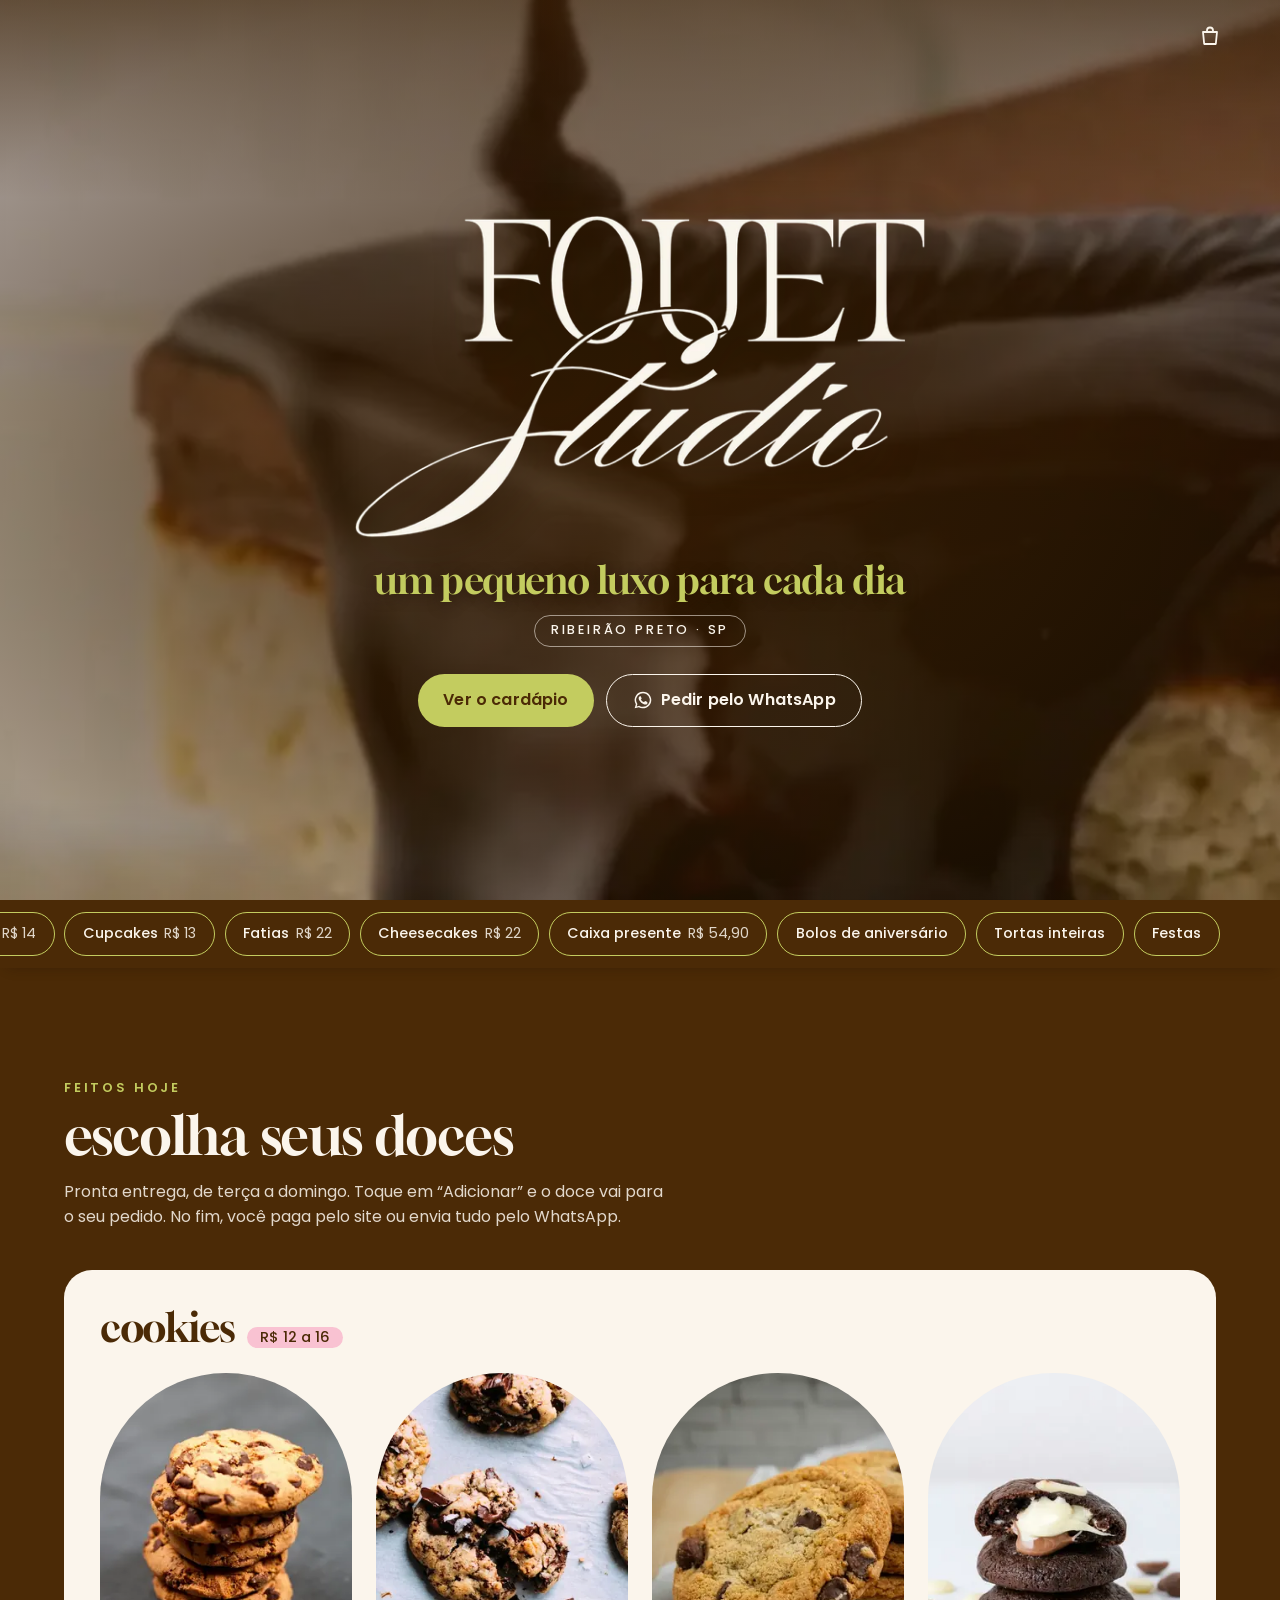
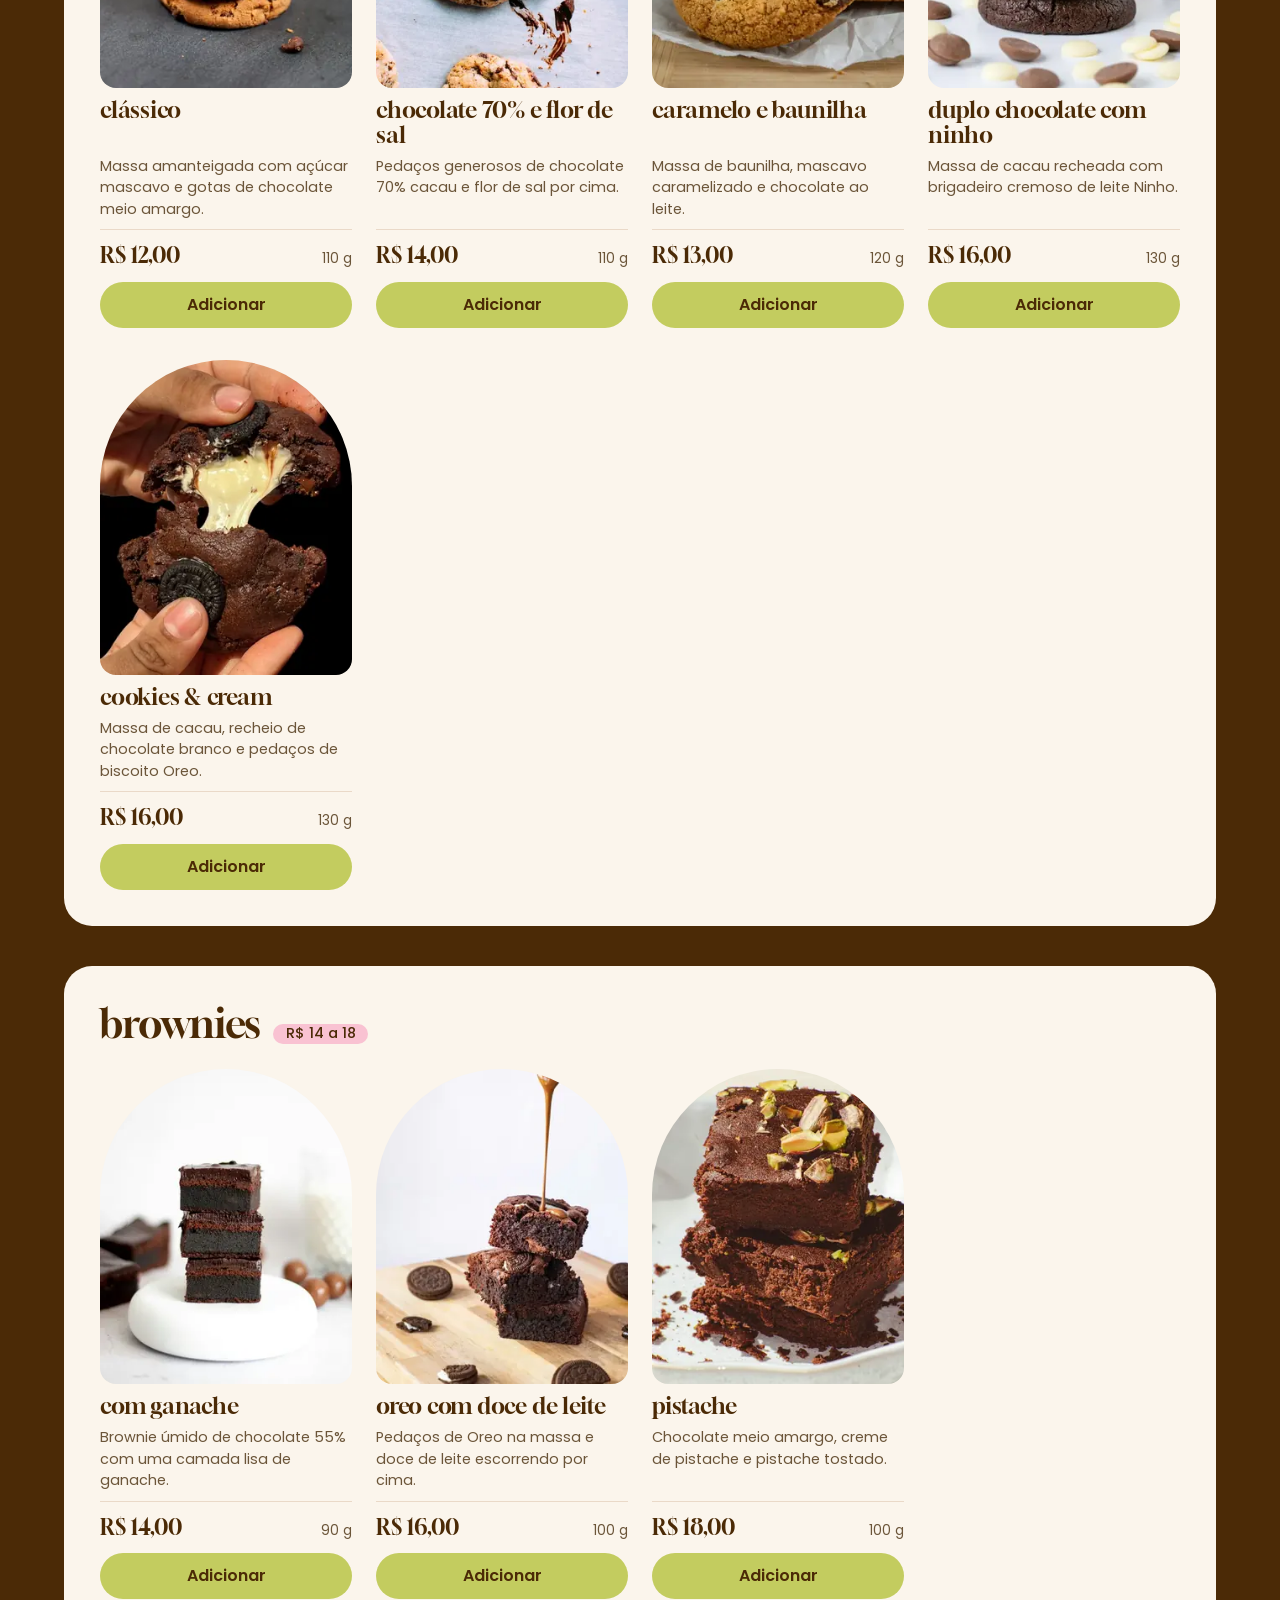
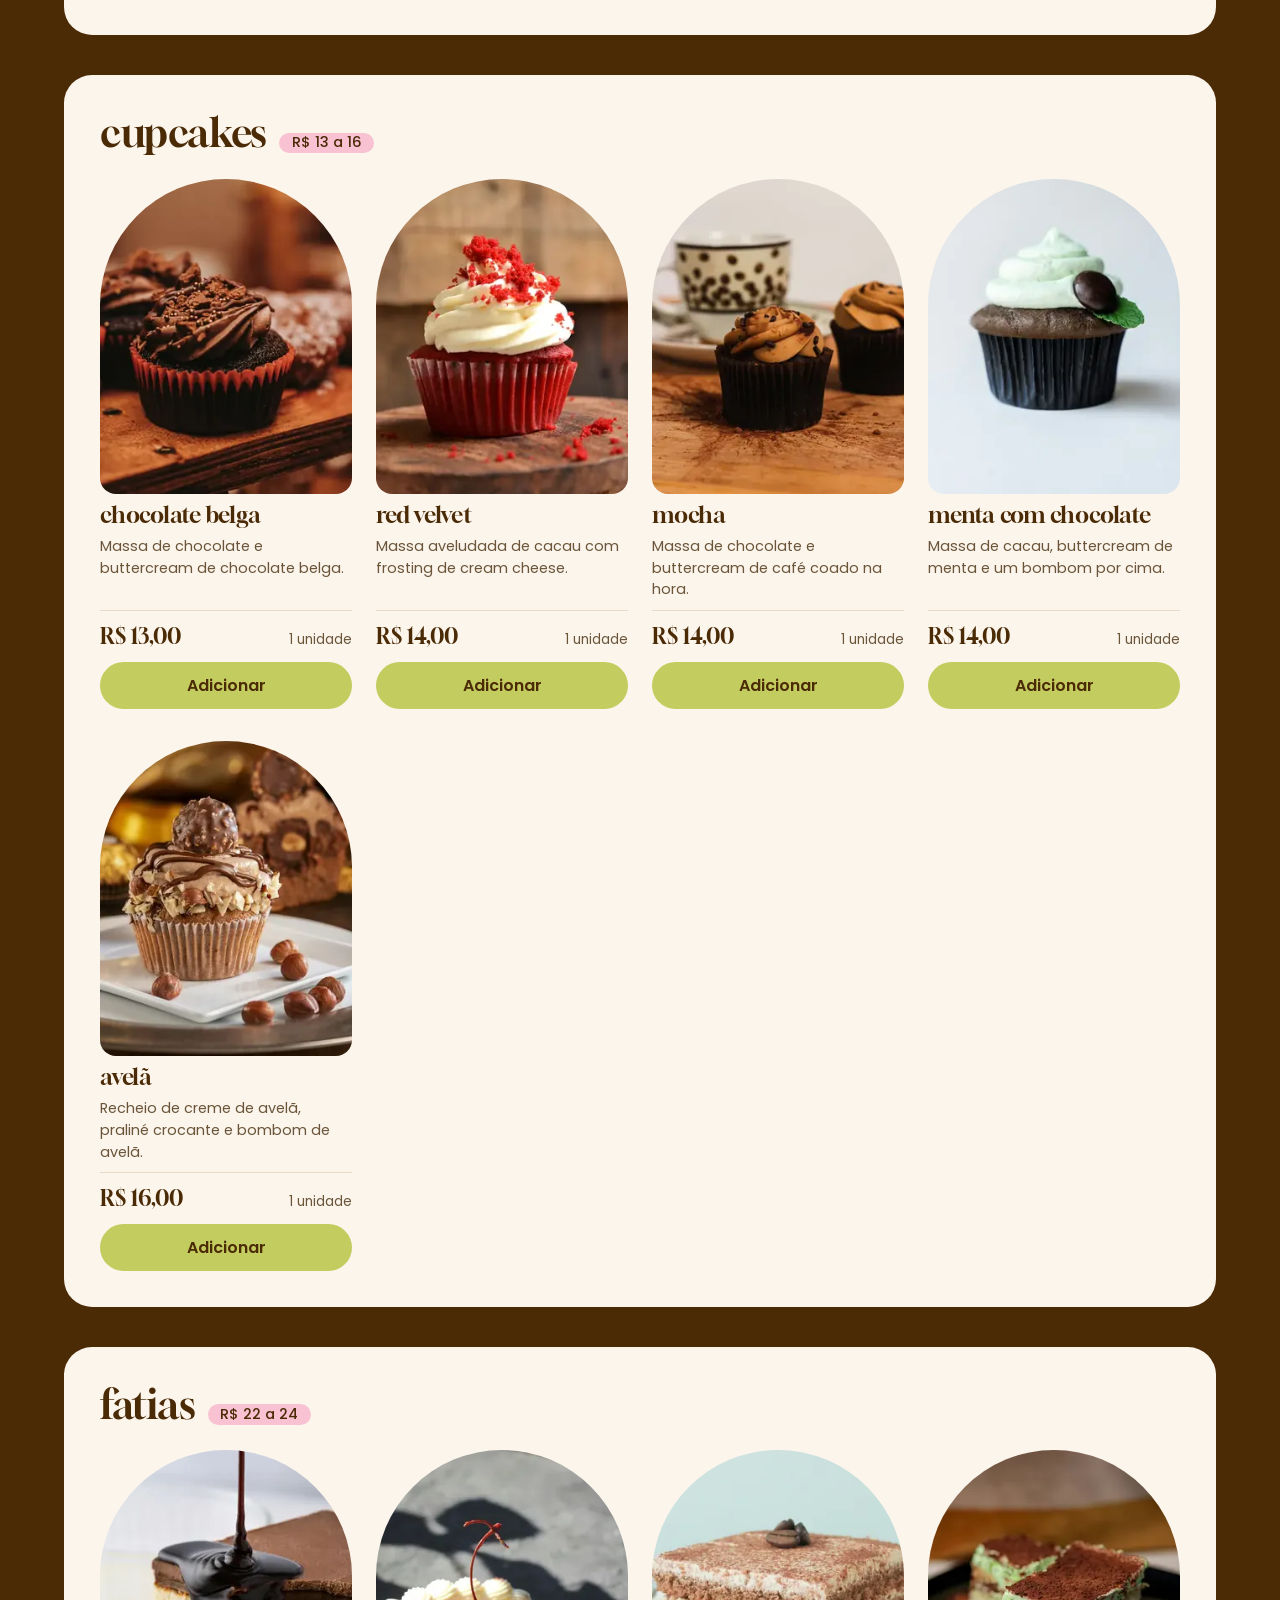
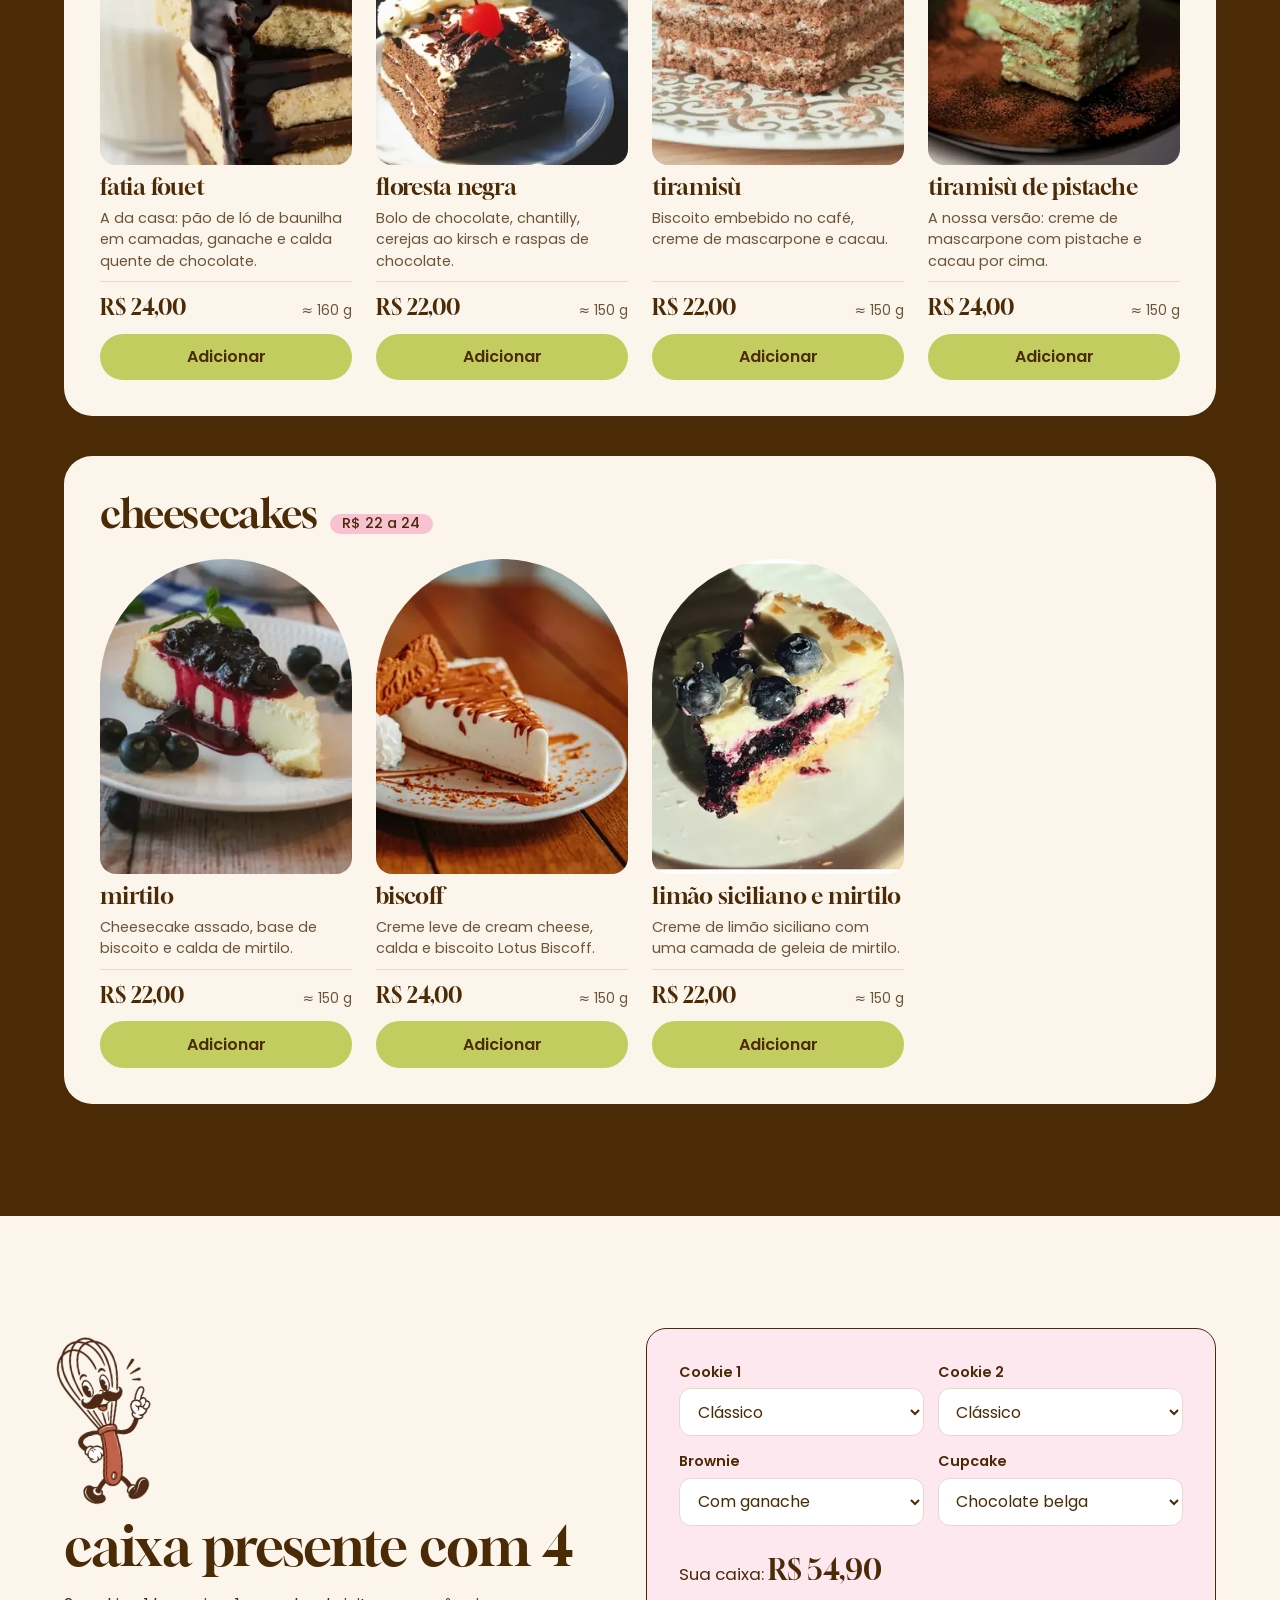
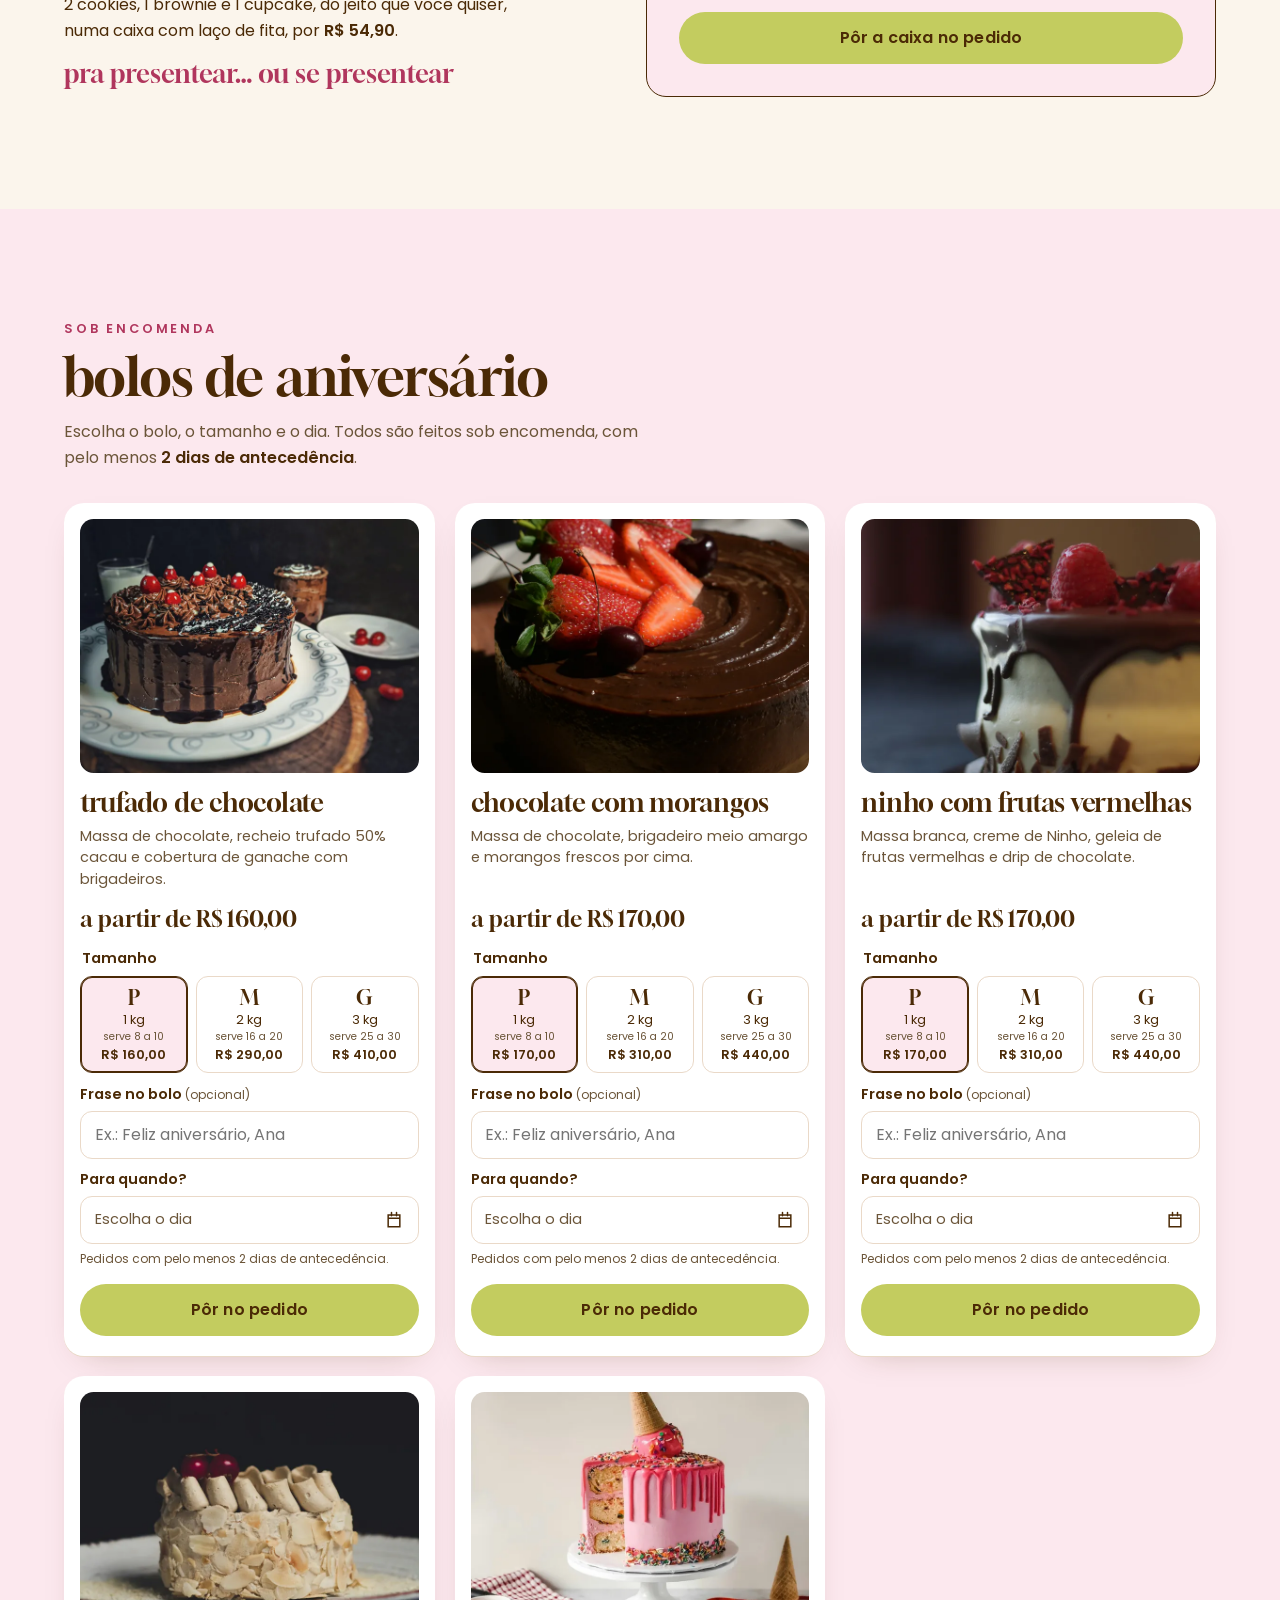
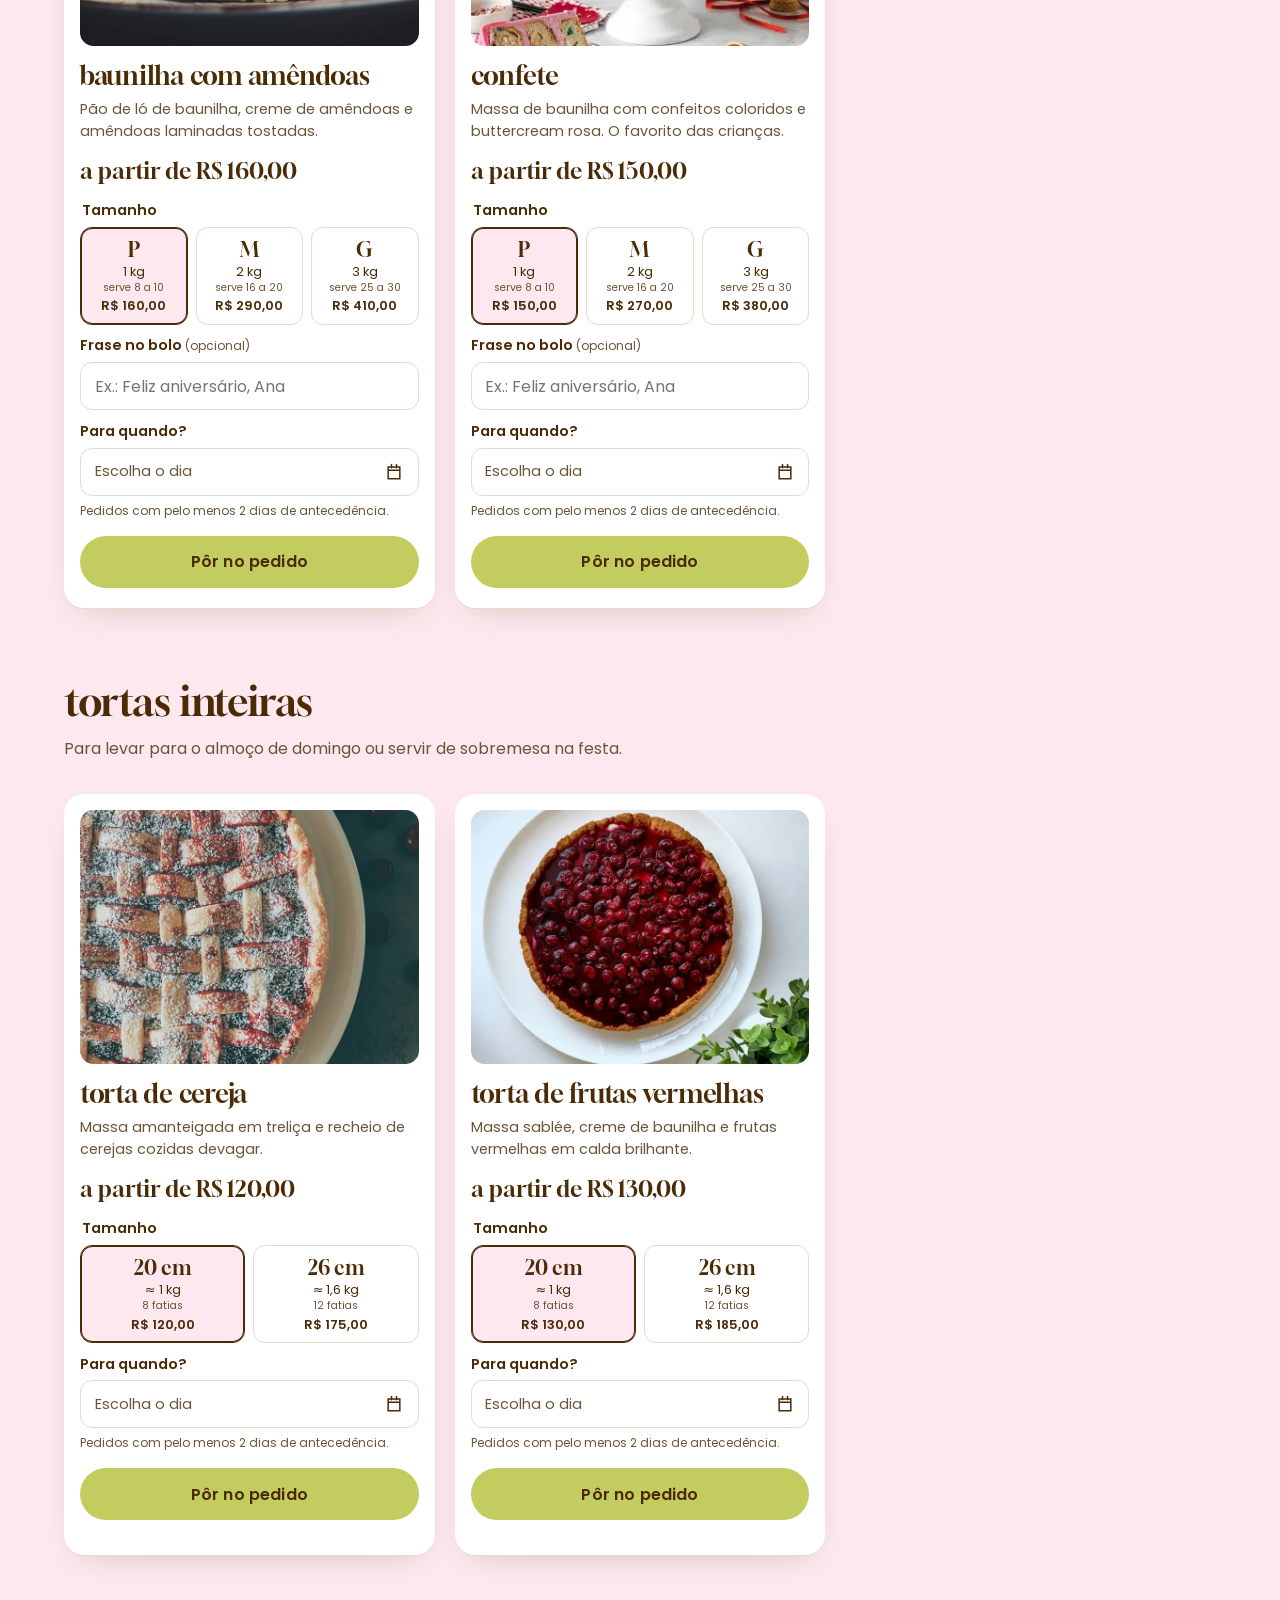
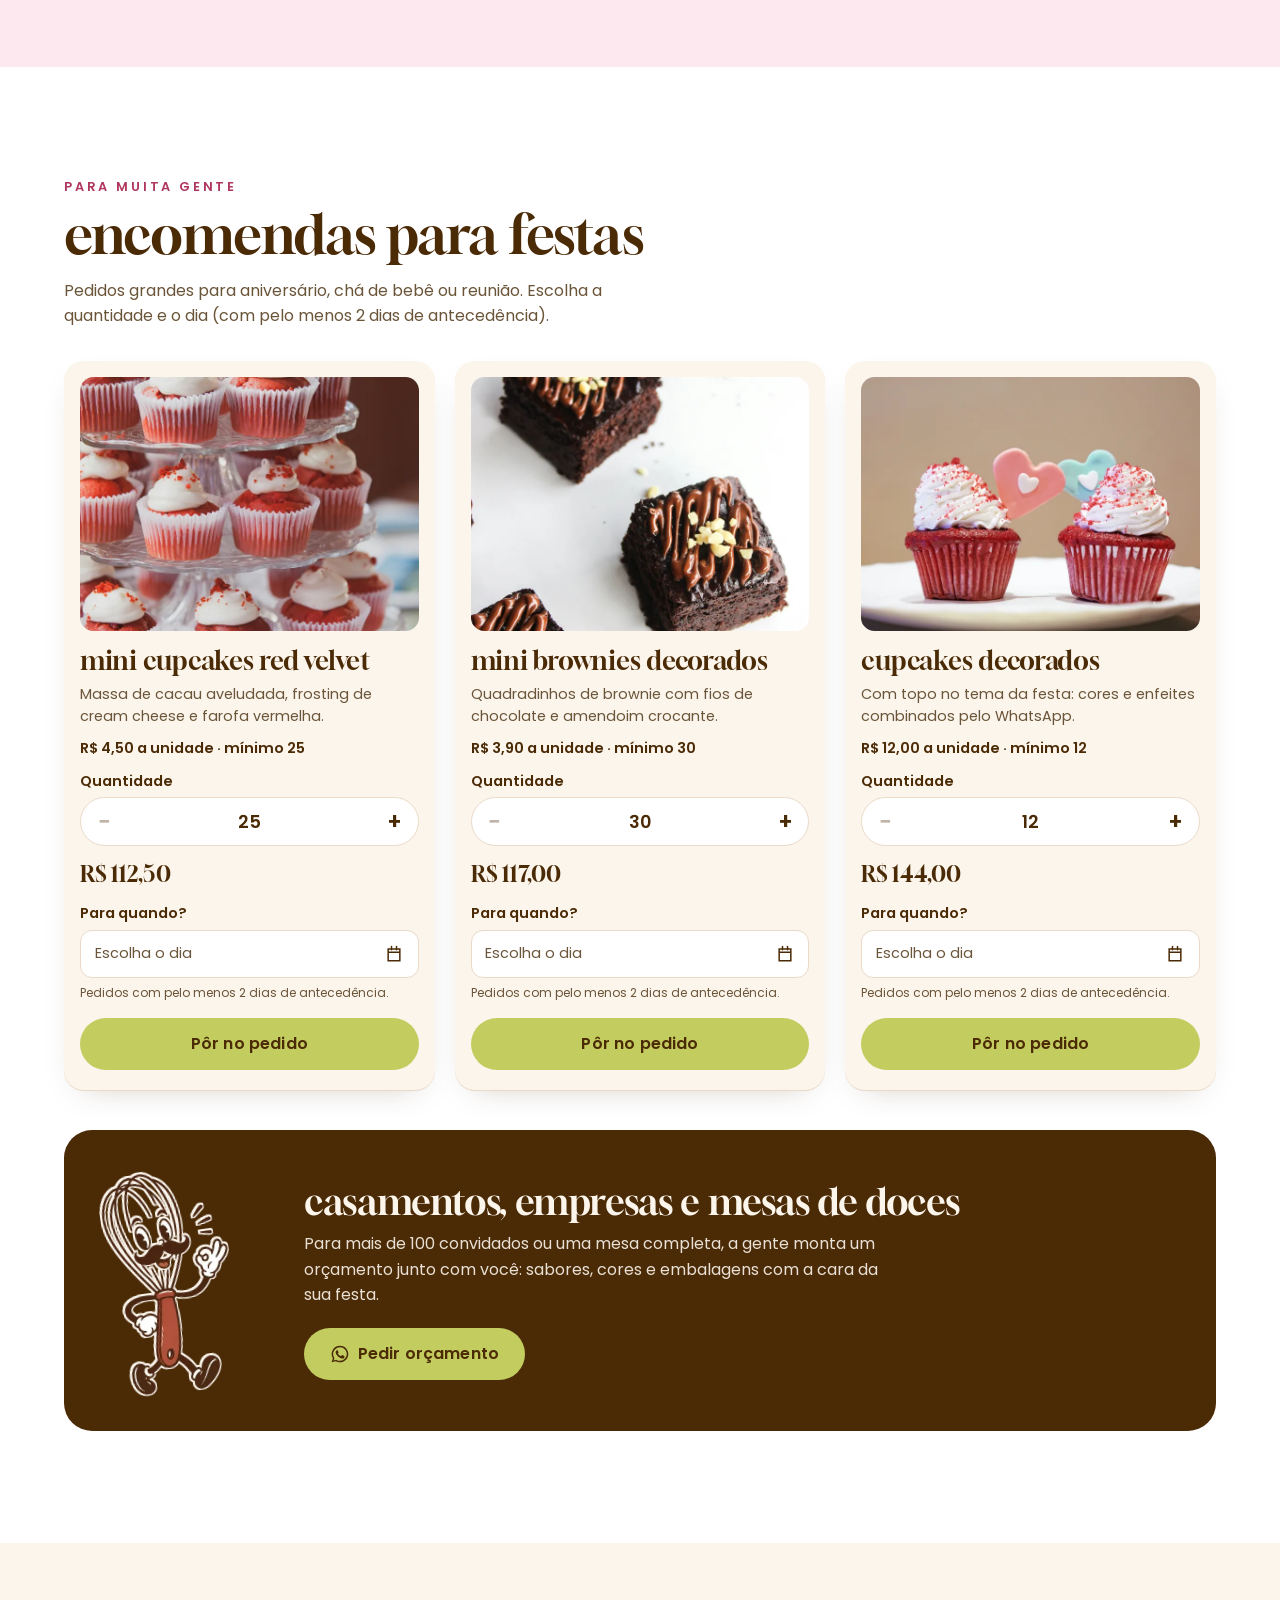
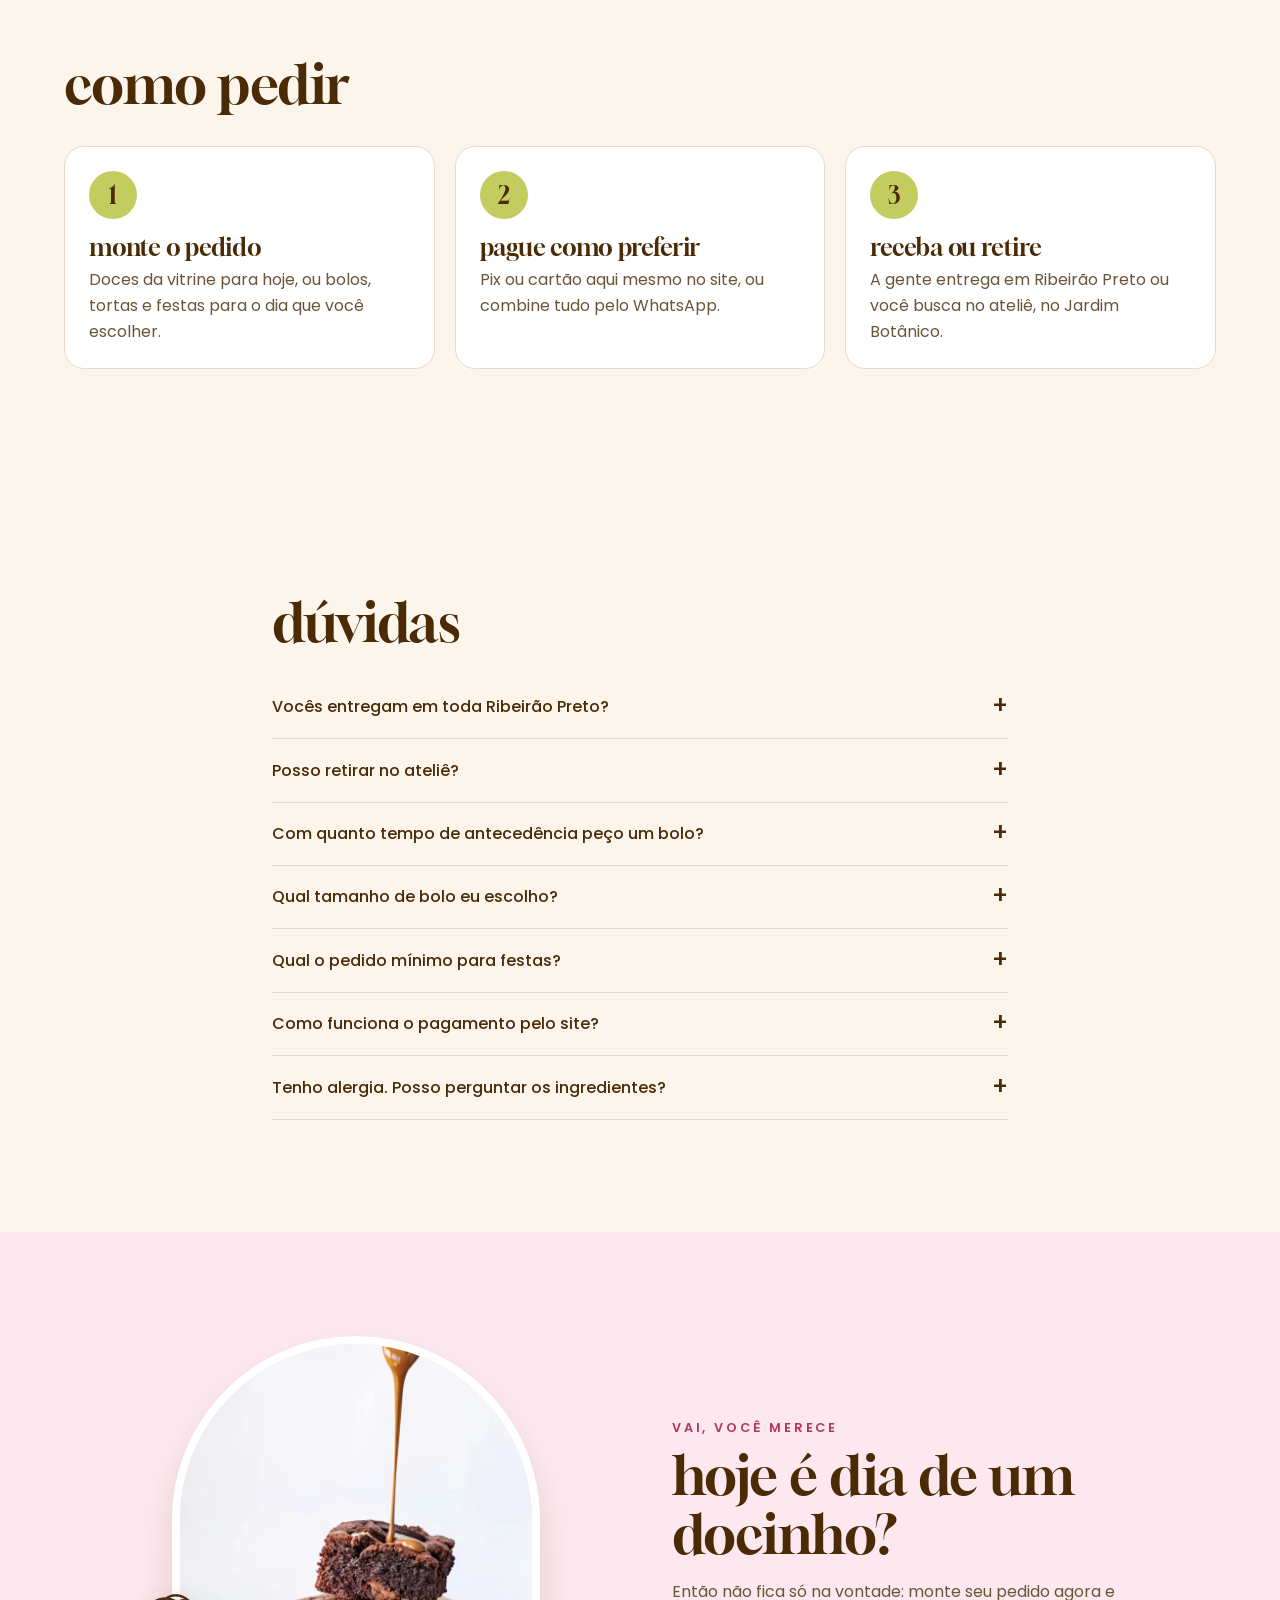
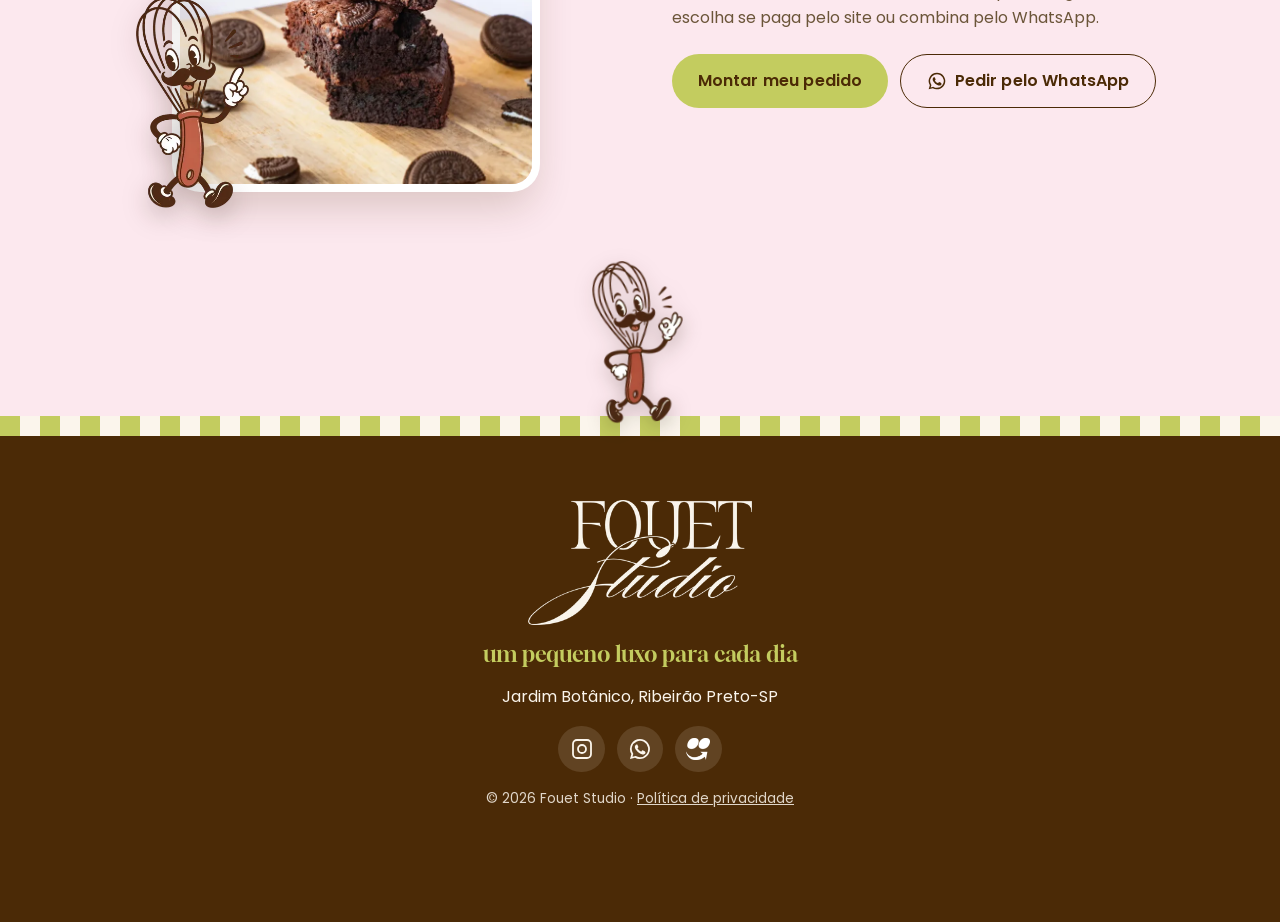
<file: public/index.html>
<!doctype html>
<html lang="pt-BR">
    <head>
        <meta charset="utf-8" />
        <meta name="viewport" content="width=device-width, initial-scale=1" />
        <!-- ✏️ EDITÁVEL: título da aba (até 60 caracteres) -->
        <title>Doceria em Ribeirão Preto | Fouet Studio</title>
        <!-- ✏️ FIM -->
        <!-- ✏️ EDITÁVEL: descrição no Google (até 155 caracteres) -->
        <meta
            name="description"
            content="Cookies, brownies, cupcakes, fatias e bolos de aniversário em Ribeirão Preto. Peça pelo site, pague com Pix ou cartão e receba em casa."
        />
        <!-- ✏️ FIM -->

        <!-- DEMONSTRAÇÃO: apagar a linha abaixo quando o cliente aprovar (ver README, "Publicar de verdade") -->
        <meta name="robots" content="noindex, nofollow" />
        <link rel="canonical" href="https://fouetstudio.pages.dev/" />
        <meta name="theme-color" content="#4b2a06" />

        <meta property="og:type" content="website" />
        <meta property="og:locale" content="pt_BR" />
        <meta property="og:site_name" content="Fouet Studio" />
        <meta
            property="og:title"
            content="Fouet Studio · um pequeno luxo para cada dia"
        />
        <meta
            property="og:description"
            content="Cookies, brownies, cupcakes, fatias e bolos de aniversário em Ribeirão Preto. Peça pelo site, pague com Pix ou cartão e receba em casa."
        />
        <meta property="og:url" content="https://fouetstudio.pages.dev/" />
        <meta
            property="og:image"
            content="https://fouetstudio.pages.dev/assets/img/og-capa.jpg"
        />
        <meta property="og:image:width" content="1200" />
        <meta property="og:image:height" content="630" />
        <meta name="twitter:card" content="summary_large_image" />

        <link
            rel="icon"
            href="assets/img/favicon-32.png"
            sizes="32x32"
            type="image/png"
        />
        <link rel="apple-touch-icon" href="assets/img/favicon-180.png" />
        <link
            rel="preload"
            href="assets/fonts/gloock.woff2"
            as="font"
            type="font/woff2"
            crossorigin
        />
        <link
            rel="preload"
            href="assets/fonts/poppins-400.woff2"
            as="font"
            type="font/woff2"
            crossorigin
        />
        <link
            rel="preload"
            as="image"
            href="assets/img/logo-studio-creme-900.webp"
            imagesrcset="
                assets/img/logo-studio-creme-600.webp 600w,
                assets/img/logo-studio-creme-900.webp 900w
            "
            imagesizes="min(86vw, 36rem)"
            fetchpriority="high"
        />
        <link rel="stylesheet" href="css/reset.css" />
        <link rel="stylesheet" href="css/variables.css" />
        <link rel="stylesheet" href="css/style.css?v=3" />
        <script>
            document.documentElement.classList.add("js");
        </script>
        <script src="js/config.js?v=3" defer></script>

        <script type="application/ld+json">
            {
                "@context": "https://schema.org",
                "@type": "Bakery",
                "name": "Fouet Studio",
                "slogan": "Um pequeno luxo para cada dia",
                "description": "Cookies, brownies, cupcakes, fatias e bolos de aniversário em Ribeirão Preto-SP.",
                "url": "https://fouetstudio.pages.dev/",
                "image": "https://fouetstudio.pages.dev/assets/img/og-capa.jpg",
                "logo": "https://fouetstudio.pages.dev/assets/img/favicon-180.png",
                "servesCuisine": "Confeitaria",
                "address": {
                    "@type": "PostalAddress",
                    "addressLocality": "Ribeirão Preto",
                    "addressRegion": "SP",
                    "addressCountry": "BR"
                },
                "areaServed": "Ribeirão Preto-SP"
            }
        </script>

        <script src="js/utils.js?v=3" defer></script>
        <script src="js/tracking.js?v=3" defer></script>
        <script src="js/main.js?v=3" defer></script>
        <script src="js/cardapio.js?v=3" defer></script>
        <script src="js/calendario.js?v=3" defer></script>
        <script src="js/carrinho.js?v=3" defer></script>
        <script src="js/aviso-demo.js?v=3" defer></script>
    </head>
    <body>
        <a class="pular" href="#conteudo">Pular para o conteúdo</a>

        <svg width="0" height="0" style="position: absolute" aria-hidden="true">
            <symbol id="i-whats" viewBox="0 0 24 24">
                <path
                    fill="currentColor"
                    d="M12 2a10 10 0 0 0-8.6 15.1L2 22l5-1.3A10 10 0 1 0 12 2Zm0 18.2a8.2 8.2 0 0 1-4.2-1.1l-.3-.2-3 .8.8-2.9-.2-.3A8.2 8.2 0 1 1 12 20.2Zm4.5-6.1c-.2-.1-1.5-.7-1.7-.8-.2-.1-.4-.1-.6.1l-.8 1c-.1.2-.3.2-.5.1a6.7 6.7 0 0 1-3.3-2.9c-.3-.4.2-.4.7-1.4.1-.2 0-.3 0-.4l-.8-1.8c-.2-.5-.4-.4-.6-.4h-.5a1 1 0 0 0-.7.3 3 3 0 0 0-.9 2.2 5.2 5.2 0 0 0 1.1 2.7 11.8 11.8 0 0 0 4.5 4c1.7.7 2.3.8 3.2.6.5-.1 1.5-.6 1.7-1.2.2-.6.2-1.1.1-1.2l-.4-.2Z"
                />
            </symbol>
            <symbol id="i-sacola" viewBox="0 0 24 24">
                <path
                    fill="none"
                    stroke="currentColor"
                    stroke-width="1.8"
                    stroke-linecap="round"
                    stroke-linejoin="round"
                    d="M5 8h14l-1.2 12H6.2L5 8Zm4 0V6.5a3 3 0 0 1 6 0V8"
                />
            </symbol>
            <symbol id="i-insta" viewBox="0 0 24 24">
                <path
                    fill="none"
                    stroke="currentColor"
                    stroke-width="1.8"
                    d="M7 3h10a4 4 0 0 1 4 4v10a4 4 0 0 1-4 4H7a4 4 0 0 1-4-4V7a4 4 0 0 1 4-4Zm5 5a4 4 0 1 0 0 8 4 4 0 0 0 0-8Zm5.2-1.6v.1"
                />
            </symbol>
        </svg>

        <header data-topo>
            <a
                class="topo__marca"
                href="#conteudo"
                aria-label="Fouet Studio, início"
            >
                <img
                    src="assets/img/logo-studio-creme-360.webp"
                    width="360"
                    height="202"
                    alt="Fouet Studio"
                    decoding="async"
                />
            </a>
            <button
                type="button"
                class="topo__menu"
                aria-expanded="false"
                aria-controls="menu"
                data-menu-botao
            >
                <span class="visually-hidden">Abrir menu</span>
                <span class="hamburguer" aria-hidden="true"
                    ><i></i><i></i><i></i
                ></span>
            </button>
            <nav id="menu" aria-label="Principal" data-menu>
                <ul role="list">
                    <li><a href="#cardapio">Cardápio</a></li>
                    <li><a href="#encomendas">Bolos de aniversário</a></li>
                    <li><a href="#festas">Festas</a></li>
                    <li><a href="#como-pedir">Como pedir</a></li>
                    <li><a href="#duvidas">Dúvidas</a></li>
                </ul>
            </nav>
            <button type="button" class="topo__sacola" data-carrinho-abrir>
                <svg width="24" height="24" aria-hidden="true">
                    <use href="#i-sacola" />
                </svg>
                <span class="visually-hidden">Ver meu pedido,</span>
                <span class="topo__qtd" data-carrinho-qtd hidden>0</span>
                <span class="visually-hidden"> itens</span>
            </button>
        </header>

        <main id="conteudo" tabindex="-1">
            <section
                class="abertura"
                aria-labelledby="titulo-principal"
                data-primeira-tela
            >
                <div class="abertura__painel">
                    <!-- Vídeo de fundo (feito com IA) mudo e em loop. A foto é a capa enquanto carrega e para quem pediu menos movimento. -->
                    <video
                        class="abertura__foto"
                        autoplay
                        muted
                        loop
                        playsinline
                        preload="metadata"
                        poster="assets/img/hero-capa-paisagem.webp"
                        aria-hidden="true"
                        data-video-fundo
                        data-capa-retrato="assets/img/hero-capa-retrato.webp"
                    >
                        <!-- celular em pé: o vídeo original, em retrato -->
                        <source
                            src="assets/video/hero-retrato.mp4"
                            type="video/mp4"
                            media="(max-aspect-ratio: 4/5)"
                        />
                        <source
                            src="assets/video/hero-paisagem.mp4"
                            type="video/mp4"
                        />
                    </video>
                    <div class="abertura__veu" aria-hidden="true"></div>
                    <div class="abertura__miolo">
                        <div class="abertura__marca">
                            <h1 id="titulo-principal">
                                <img
                                    src="assets/img/logo-studio-creme-900.webp"
                                    srcset="
                                        assets/img/logo-studio-creme-600.webp 600w,
                                        assets/img/logo-studio-creme-900.webp 900w
                                    "
                                    sizes="min(86vw, 36rem)"
                                    width="900"
                                    height="511"
                                    alt="Fouet Studio"
                                    fetchpriority="high"
                                />
                            </h1>
                        </div>
                        <!-- ✏️ EDITÁVEL: frase da marca e local -->
                        <p class="abertura__frase">
                            um pequeno luxo para cada dia
                        </p>
                        <p class="abertura__local">ribeirão preto · sp</p>
                        <!-- ✏️ FIM -->
                        <div class="abertura__botoes">
                            <a
                                class="btn btn--claro"
                                href="#cardapio"
                                data-gatilho-flutuante
                                >Ver o cardápio</a
                            >
                            <a
                                class="btn btn--contorno"
                                href="https://wa.me/5516999990000"
                                target="_blank"
                                rel="noopener"
                                data-whats
                                data-local="primeira-tela"
                                ><svg width="20" height="20" aria-hidden="true">
                                    <use href="#i-whats" /></svg
                                >Pedir pelo WhatsApp<span
                                    class="visually-hidden"
                                >
                                    (abre em nova aba)</span
                                ></a
                            >
                        </div>
                    </div>
                </div>
            </section>

            <div class="area-pedido">
                <nav
                    class="atalhos"
                    data-atalhos
                    aria-label="Atalhos do cardápio"
                >
                    <a href="#cat-cookies">Cookies <b>R$ 12</b></a>
                    <a href="#cat-brownies">Brownies <b>R$ 14</b></a>
                    <a href="#cat-cupcakes">Cupcakes <b>R$ 13</b></a>
                    <a href="#cat-fatias">Fatias <b>R$ 22</b></a>
                    <a href="#cat-cheesecakes">Cheesecakes <b>R$ 22</b></a>
                    <a href="#caixa">Caixa presente <b>R$ 54,90</b></a>
                    <a href="#encomendas">Bolos de aniversário</a>
                    <a href="#tortas">Tortas inteiras</a>
                    <a href="#festas">Festas</a>
                </nav>
                <section
                    id="cardapio"
                    class="cardapio"
                    aria-labelledby="titulo-cardapio"
                >
                    <div class="container">
                        <p class="secao__etiqueta" aria-hidden="true">
                            feitos hoje
                        </p>
                        <h2 id="titulo-cardapio">Escolha seus doces</h2>
                        <p class="secao__sub">
                            Pronta entrega, de terça a domingo. Toque em
                            “Adicionar” e o doce vai para o seu pedido. No fim,
                            você paga pelo site ou envia tudo pelo WhatsApp.
                        </p>

                        <div data-cardapio>
                            <p>
                                Cardápio: cookies (R$ 12 a 16), brownies (R$ 14
                                a 18), cupcakes (R$ 13 a 16), fatias e
                                cheesecakes (R$ 22 a 24).
                            </p>
                        </div>
                    </div>
                </section>

                <section
                    id="caixa"
                    class="caixa"
                    aria-labelledby="titulo-caixa"
                >
                    <div class="container caixa__grade">
                        <div class="caixa__texto" data-revelar>
                            <img
                                class="caixa__mascote"
                                src="assets/img/mascote-dedo-220.webp"
                                width="220"
                                height="417"
                                alt=""
                                loading="lazy"
                            />
                            <h2 id="titulo-caixa">Caixa presente com&nbsp;4</h2>
                            <p>
                                2 cookies, 1 brownie e 1 cupcake, do jeito que
                                você quiser, numa caixa com laço de fita, por
                                <strong>R$ 54,90</strong>.
                            </p>
                            <p class="caixa__nota">
                                pra presentear… ou se presentear
                            </p>
                        </div>
                        <div class="combo" data-combo></div>
                    </div>
                </section>

                <section
                    id="encomendas"
                    class="encomendas"
                    aria-labelledby="titulo-encomendas"
                >
                    <div class="container">
                        <p class="secao__etiqueta" aria-hidden="true">
                            sob encomenda
                        </p>
                        <h2 id="titulo-encomendas">Bolos de aniversário</h2>
                        <p class="secao__sub">
                            Escolha o bolo, o tamanho e o dia. Todos são feitos
                            sob encomenda, com pelo menos
                            <strong>2 dias de antecedência</strong>.
                        </p>
                        <ul
                            class="grade-encomendas"
                            role="list"
                            data-encomendas="bolos"
                        ></ul>
                        <h3 id="tortas" class="encomendas__sub">
                            Tortas inteiras
                        </h3>
                        <p class="secao__sub">
                            Para levar para o almoço de domingo ou servir de
                            sobremesa na festa.
                        </p>
                        <ul
                            class="grade-encomendas"
                            role="list"
                            data-encomendas="tortas"
                        ></ul>
                    </div>
                </section>

                <section
                    id="festas"
                    class="festas"
                    aria-labelledby="titulo-festas"
                >
                    <div class="container">
                        <p class="secao__etiqueta" aria-hidden="true">
                            para muita gente
                        </p>
                        <h2 id="titulo-festas">Encomendas para festas</h2>
                        <p class="secao__sub">
                            Pedidos grandes para aniversário, chá de bebê ou
                            reunião. Escolha a quantidade e o dia (com pelo
                            menos 2 dias de antecedência).
                        </p>
                        <ul
                            class="grade-encomendas"
                            role="list"
                            data-festas
                        ></ul>
                        <div class="eventos" id="eventos" data-revelar>
                            <img
                                class="eventos__mascote"
                                src="assets/img/mascote-ok-220.webp"
                                width="220"
                                height="406"
                                alt=""
                                loading="lazy"
                            />
                            <div>
                                <h3>casamentos, empresas e mesas de doces</h3>
                                <p>
                                    Para mais de 100 convidados ou uma mesa
                                    completa, a gente monta um orçamento junto
                                    com você: sabores, cores e embalagens com a
                                    cara da sua festa.
                                </p>
                                <a
                                    class="btn btn--claro"
                                    href="https://wa.me/5516999990000"
                                    target="_blank"
                                    rel="noopener"
                                    data-whats="Olá! Vim pelo site da Fouet e queria um orçamento para uma festa/evento."
                                    data-local="eventos"
                                    ><svg
                                        width="20"
                                        height="20"
                                        aria-hidden="true"
                                    >
                                        <use href="#i-whats" /></svg
                                    >Pedir orçamento<span
                                        class="visually-hidden"
                                    >
                                        (abre em nova aba)</span
                                    ></a
                                >
                            </div>
                        </div>
                    </div>
                </section>
            </div>

            <section id="como-pedir" class="como" aria-labelledby="titulo-como">
                <div class="container">
                    <h2 id="titulo-como">Como pedir</h2>
                    <ol class="passos" role="list">
                        <li data-revelar>
                            <span class="passos__n" aria-hidden="true">1</span>
                            <h3>Monte o pedido</h3>
                            <p>
                                Doces da vitrine para hoje, ou bolos, tortas e
                                festas para o dia que você escolher.
                            </p>
                        </li>
                        <li data-revelar>
                            <span class="passos__n" aria-hidden="true">2</span>
                            <h3>Pague como preferir</h3>
                            <p>
                                Pix ou cartão aqui mesmo no site, ou combine
                                tudo pelo WhatsApp.
                            </p>
                        </li>
                        <li data-revelar>
                            <span class="passos__n" aria-hidden="true">3</span>
                            <h3>Receba ou retire</h3>
                            <p>
                                A gente entrega em Ribeirão Preto ou você busca
                                no ateliê, no Jardim Botânico.
                            </p>
                        </li>
                    </ol>
                </div>
            </section>

            <section
                id="duvidas"
                class="duvidas"
                aria-labelledby="titulo-duvidas"
            >
                <div class="container container--estreito">
                    <h2 id="titulo-duvidas">Dúvidas</h2>
                    <!-- ✏️ EDITÁVEL: perguntas frequentes (confirmar: ver docs/a-confirmar.md) -->
                    <details name="faq">
                        <summary>
                            Vocês entregam em toda Ribeirão Preto?
                        </summary>
                        <p>
                            Entregamos em Ribeirão Preto. Ao escolher “Entregar
                            em casa” no pedido, é só digitar o CEP: o endereço
                            se preenche sozinho e a taxa de entrega já entra no
                            total.
                        </p>
                    </details>
                    <details name="faq">
                        <summary>Posso retirar no ateliê?</summary>
                        <p>
                            Pode, sim. É só escolher “Retirar no ateliê” no
                            pedido: a gente avisa pelo WhatsApp quando estiver
                            pronto, no Jardim Botânico.
                        </p>
                    </details>
                    <details name="faq">
                        <summary>
                            Com quanto tempo de antecedência peço um bolo?
                        </summary>
                        <p>
                            Bolos de aniversário, tortas inteiras e encomendas
                            para festas são feitos sob encomenda: peça com pelo
                            menos 2 dias de antecedência. O calendário do site
                            já só mostra os dias disponíveis.
                        </p>
                    </details>
                    <details name="faq">
                        <summary>Qual tamanho de bolo eu escolho?</summary>
                        <p>
                            O P tem 1 kg e serve de 8 a 10 pessoas, o M tem 2 kg
                            e serve de 16 a 20, e o G tem 3 kg e serve de 25 a
                            30. Para mais gente, chame no WhatsApp que a gente
                            monta um bolo maior.
                        </p>
                    </details>
                    <details name="faq">
                        <summary>Qual o pedido mínimo para festas?</summary>
                        <p>
                            Depende do doce: 25 mini cupcakes, 30 mini brownies
                            ou 12 cupcakes decorados. Para eventos maiores, peça
                            um orçamento pelo WhatsApp.
                        </p>
                    </details>
                    <details name="faq">
                        <summary>Como funciona o pagamento pelo site?</summary>
                        <p>
                            Você paga com Pix ou cartão numa página segura.
                            Depois, o pedido pago vai pronto para o nosso
                            WhatsApp, com o comprovante.
                        </p>
                    </details>
                    <details name="faq">
                        <summary>
                            Tenho alergia. Posso perguntar os ingredientes?
                        </summary>
                        <p>
                            Claro. Nossos doces levam leite, ovos, trigo e
                            castanhas, e são feitos na mesma cozinha. Chame no
                            WhatsApp antes de pedir que a gente conta tudo.
                        </p>
                    </details>
                    <!-- ✏️ FIM -->
                </div>
            </section>
            <section class="chamada" aria-labelledby="titulo-chamada">
                <div class="container chamada__grade">
                    <div class="chamada__arte">
                        <img
                            class="chamada__foto"
                            src="assets/img/chamada.webp"
                            width="720"
                            height="900"
                            alt="Brownies empilhados com doce de leite escorrendo"
                            loading="lazy"
                        />
                        <img
                            class="chamada__mascote"
                            src="assets/img/mascote-dedo-220.webp"
                            width="220"
                            height="417"
                            alt=""
                            loading="lazy"
                        />
                    </div>
                    <div class="chamada__texto" data-revelar>
                        <p class="secao__etiqueta" aria-hidden="true">
                            vai, você merece
                        </p>
                        <h2 id="titulo-chamada">Hoje é dia de um docinho?</h2>
                        <p>
                            Então não fica só na vontade: monte seu pedido agora
                            e escolha se paga pelo site ou combina pelo
                            WhatsApp.
                        </p>
                        <div class="chamada__botoes">
                            <a class="btn btn--marca" href="#cardapio"
                                >Montar meu pedido</a
                            >
                            <a
                                class="btn btn--contorno-marca"
                                href="https://wa.me/5516999990000"
                                target="_blank"
                                rel="noopener"
                                data-whats
                                data-local="chamada"
                                ><svg width="20" height="20" aria-hidden="true">
                                    <use href="#i-whats" /></svg
                                >Pedir pelo WhatsApp<span
                                    class="visually-hidden"
                                >
                                    (abre em nova aba)</span
                                ></a
                            >
                        </div>
                    </div>
                </div>
            </section>
        </main>

        <footer class="rodape">
            <img
                class="rodape__mascote"
                src="assets/img/mascote-ok-220.webp"
                width="220"
                height="406"
                alt=""
                loading="lazy"
            />
            <div class="listras" aria-hidden="true"></div>
            <div class="rodape__miolo">
                <img
                    class="rodape__logo"
                    src="assets/img/logo-studio-creme-360.webp"
                    width="360"
                    height="202"
                    alt="Fouet Studio"
                    loading="lazy"
                />
                <p class="rodape__frase">um pequeno luxo para cada dia</p>
                <address>Jardim Botânico, Ribeirão Preto-SP</address>
                <ul class="rodape__redes" role="list">
                    <li>
                        <a
                            href="#"
                            data-instagram
                            target="_blank"
                            rel="noopener"
                            ><svg width="24" height="24" aria-hidden="true">
                                <use href="#i-insta" /></svg
                            ><span class="visually-hidden"
                                >Instagram (abre em nova aba)</span
                            ></a
                        >
                    </li>
                    <li>
                        <a
                            href="https://wa.me/5516999990000"
                            target="_blank"
                            rel="noopener"
                            data-whats
                            data-local="rodape-icone"
                            ><svg width="24" height="24" aria-hidden="true">
                                <use href="#i-whats" /></svg
                            ><span class="visually-hidden"
                                >WhatsApp (abre em nova aba)</span
                            ></a
                        >
                    </li>
                    <li>
                        <a href="#" data-ifood target="_blank" rel="noopener"
                            ><img
                                class="icone-ifood"
                                src="assets/img/icone-ifood.png"
                                width="24"
                                height="21"
                                alt=""
                            /><span class="visually-hidden"
                                >iFood (abre em nova aba)</span
                            ></a
                        >
                    </li>
                </ul>
                <p class="rodape__direitos">
                    © <span data-ano>2026</span> Fouet Studio ·
                    <a href="politica-de-privacidade.html"
                        >Política de privacidade</a
                    >
                </p>
            </div>
        </footer>

        <aside class="barra-pedido" aria-label="Seu pedido" data-barra-pedido>
            <button type="button" data-carrinho-abrir>
                <span>Ver pedido (<span data-carrinho-qtd>0</span>)</span>
                <strong data-carrinho-total-barra>R$ 0,00</strong>
            </button>
        </aside>

        <aside class="whats-flutuante" aria-label="Atalho para o WhatsApp">
            <a
                href="https://wa.me/5516999990000"
                target="_blank"
                rel="noopener"
                data-whats
                data-local="flutuante"
                data-whats-flutuante
                aria-label="Pedir pelo WhatsApp (abre em nova aba)"
            >
                <svg width="28" height="28" aria-hidden="true">
                    <use href="#i-whats" />
                </svg>
            </a>
        </aside>

        <dialog
            class="carrinho"
            aria-labelledby="titulo-carrinho"
            data-carrinho
        >
            <div class="carrinho__topo">
                <h2 id="titulo-carrinho">Seu pedido</h2>
                <button
                    type="button"
                    class="carrinho__fechar"
                    data-carrinho-fechar
                >
                    <span aria-hidden="true">×</span
                    ><span class="visually-hidden">Fechar</span>
                </button>
            </div>
            <div class="carrinho__vazio" data-carrinho-vazio>
                <img
                    src="assets/img/mascote-dedo-220.webp"
                    width="220"
                    height="417"
                    alt=""
                />
                <p>
                    Seu pedido está vazio.<br />Que tal começar pela Fatia
                    Fouet?
                </p>
                <a
                    class="btn btn--marca"
                    href="#cardapio"
                    data-carrinho-fechar-link
                    >Ver o cardápio</a
                >
            </div>
            <div data-carrinho-fim hidden>
                <div class="carrinho__barra">
                    <span data-carrinho-contagem>0 itens</span>
                    <button type="button" class="carrinho__limpar" data-limpar>
                        <svg
                            width="18"
                            height="18"
                            viewBox="0 0 24 24"
                            aria-hidden="true"
                        >
                            <path
                                fill="none"
                                stroke="currentColor"
                                stroke-width="1.8"
                                stroke-linecap="round"
                                stroke-linejoin="round"
                                d="M4 7h16M9 7V4h6v3M6 7l1 13h10l1-13M10 11v6M14 11v6"
                            />
                        </svg>
                        <span data-limpar-texto>Limpar carrinho</span>
                    </button>
                </div>
                <ul
                    class="carrinho__lista"
                    role="list"
                    data-carrinho-lista
                ></ul>
                <p class="carrinho__taxa" data-carrinho-taxa hidden>
                    Entrega <strong>R$ 0,00</strong>
                </p>
                <p class="carrinho__total">
                    Total <strong data-carrinho-total>R$ 0,00</strong>
                </p>
                <form class="carrinho__form">
                    <label class="campo">
                        <span>Seu nome</span>
                        <input
                            type="text"
                            name="nome"
                            autocomplete="given-name"
                            required
                        />
                    </label>
                    <fieldset class="escolha">
                        <legend>Como você quer receber?</legend>
                        <label
                            ><input
                                type="radio"
                                name="entrega"
                                value="retirada"
                                checked
                            />
                            Retirar no ateliê</label
                        >
                        <label
                            ><input
                                type="radio"
                                name="entrega"
                                value="entrega"
                            />
                            Entregar em casa</label
                        >
                    </fieldset>
                    <div class="entrega-resumo" data-endereco hidden>
                        <input type="hidden" name="endereco" />
                        <button
                            type="button"
                            class="entrega-botao"
                            data-endereco-abrir
                        >
                            <span class="entrega-botao__corpo">
                                <span data-endereco-titulo
                                    >Dados para entrega</span
                                >
                                <span
                                    class="entrega-botao__texto"
                                    data-endereco-texto
                                    hidden
                                ></span>
                            </span>
                            <svg
                                class="entrega-botao__seta"
                                width="22"
                                height="22"
                                viewBox="0 0 24 24"
                                aria-hidden="true"
                            >
                                <path
                                    d="M9 5l7 7-7 7"
                                    fill="none"
                                    stroke="currentColor"
                                    stroke-width="2.2"
                                    stroke-linecap="round"
                                    stroke-linejoin="round"
                                />
                            </svg>
                        </button>
                        <small data-taxa-aviso
                            >A taxa de entrega é combinada pelo WhatsApp.</small
                        >
                    </div>
                    <label class="campo">
                        <span>Observação <small>(opcional)</small></span>
                        <input
                            type="text"
                            name="obs"
                            placeholder="Ex.: é presente, pode pôr um cartão"
                        />
                    </label>
                    <div class="carrinho__acoes">
                        <p
                            class="carrinho__horario"
                            data-horario-aviso
                            hidden
                        ></p>
                        <button type="submit" class="btn btn--marca" data-pagar>
                            Pagar agora (Pix ou cartão)
                        </button>
                        <button
                            type="button"
                            class="btn btn--whats"
                            data-enviar-whats
                        >
                            <svg width="20" height="20" aria-hidden="true">
                                <use href="#i-whats" /></svg
                            >Enviar pedido pelo WhatsApp
                        </button>
                    </div>
                </form>
            </div>
        </dialog>

        <!-- Dados para entrega: abre por cima do carrinho; o CEP preenche o resto (ViaCEP) -->
        <dialog
            class="carrinho entrega"
            aria-labelledby="titulo-entrega"
            data-entrega
        >
            <div class="carrinho__topo">
                <button
                    type="button"
                    class="carrinho__fechar"
                    data-entrega-voltar
                    aria-label="Voltar para o pedido"
                >
                    <svg
                        width="24"
                        height="24"
                        viewBox="0 0 24 24"
                        aria-hidden="true"
                    >
                        <path
                            d="M15 5l-7 7 7 7"
                            fill="none"
                            stroke="currentColor"
                            stroke-width="2.2"
                            stroke-linecap="round"
                            stroke-linejoin="round"
                        />
                    </svg>
                </button>
                <h2 id="titulo-entrega">Dados para entrega</h2>
            </div>
            <form class="carrinho__form entrega__form" data-entrega-form>
                <p class="entrega__intro">
                    Digite o CEP que a gente preenche o resto.
                </p>
                <div class="entrega__cep">
                    <label class="campo">
                        <span>CEP</span>
                        <input
                            type="text"
                            name="cep"
                            inputmode="numeric"
                            autocomplete="postal-code"
                            maxlength="9"
                            pattern="[0-9]{5}-?[0-9]{3}"
                            placeholder="00000-000"
                            aria-describedby="entrega-status"
                            required
                        />
                    </label>
                    <a
                        href="https://buscacepinter.correios.com.br/app/endereco/index.php"
                        target="_blank"
                        rel="noopener"
                        >Não sei meu CEP</a
                    >
                </div>
                <p
                    id="entrega-status"
                    class="entrega__status"
                    role="status"
                    data-entrega-status
                ></p>
                <label class="campo">
                    <span>Logradouro</span>
                    <input
                        type="text"
                        name="logradouro"
                        autocomplete="address-line1"
                        placeholder="Rua, avenida…"
                        required
                    />
                </label>
                <div class="entrega__dupla">
                    <label class="campo">
                        <span>Número</span>
                        <input
                            type="text"
                            name="numero"
                            autocomplete="off"
                            required
                        />
                    </label>
                    <label class="campo">
                        <span>Complemento <small>(opcional)</small></span>
                        <input
                            type="text"
                            name="complemento"
                            autocomplete="address-line2"
                            placeholder="Apto, bloco…"
                        />
                    </label>
                </div>
                <label class="campo">
                    <span>Bairro</span>
                    <input
                        type="text"
                        name="bairro"
                        autocomplete="address-level3"
                        required
                    />
                </label>
                <div class="entrega__dupla entrega__dupla--cidade">
                    <label class="campo">
                        <span>Cidade</span>
                        <input
                            type="text"
                            name="cidade"
                            autocomplete="address-level2"
                            required
                        />
                    </label>
                    <label class="campo">
                        <span>Estado</span>
                        <select
                            name="estado"
                            autocomplete="address-level1"
                            required
                        >
                            <option>AC</option>
                            <option>AL</option>
                            <option>AP</option>
                            <option>AM</option>
                            <option>BA</option>
                            <option>CE</option>
                            <option>DF</option>
                            <option>ES</option>
                            <option>GO</option>
                            <option>MA</option>
                            <option>MT</option>
                            <option>MS</option>
                            <option>MG</option>
                            <option>PA</option>
                            <option>PB</option>
                            <option>PR</option>
                            <option>PE</option>
                            <option>PI</option>
                            <option>RJ</option>
                            <option>RN</option>
                            <option>RS</option>
                            <option>RO</option>
                            <option>RR</option>
                            <option>SC</option>
                            <option selected>SP</option>
                            <option>SE</option>
                            <option>TO</option>
                        </select>
                    </label>
                </div>
                <p
                    class="entrega__erro"
                    role="alert"
                    data-entrega-erro
                    hidden
                ></p>
                <button type="submit" class="btn btn--marca">
                    Salvar endereço
                </button>
            </form>
        </dialog>
    </body>
</html>
</file>
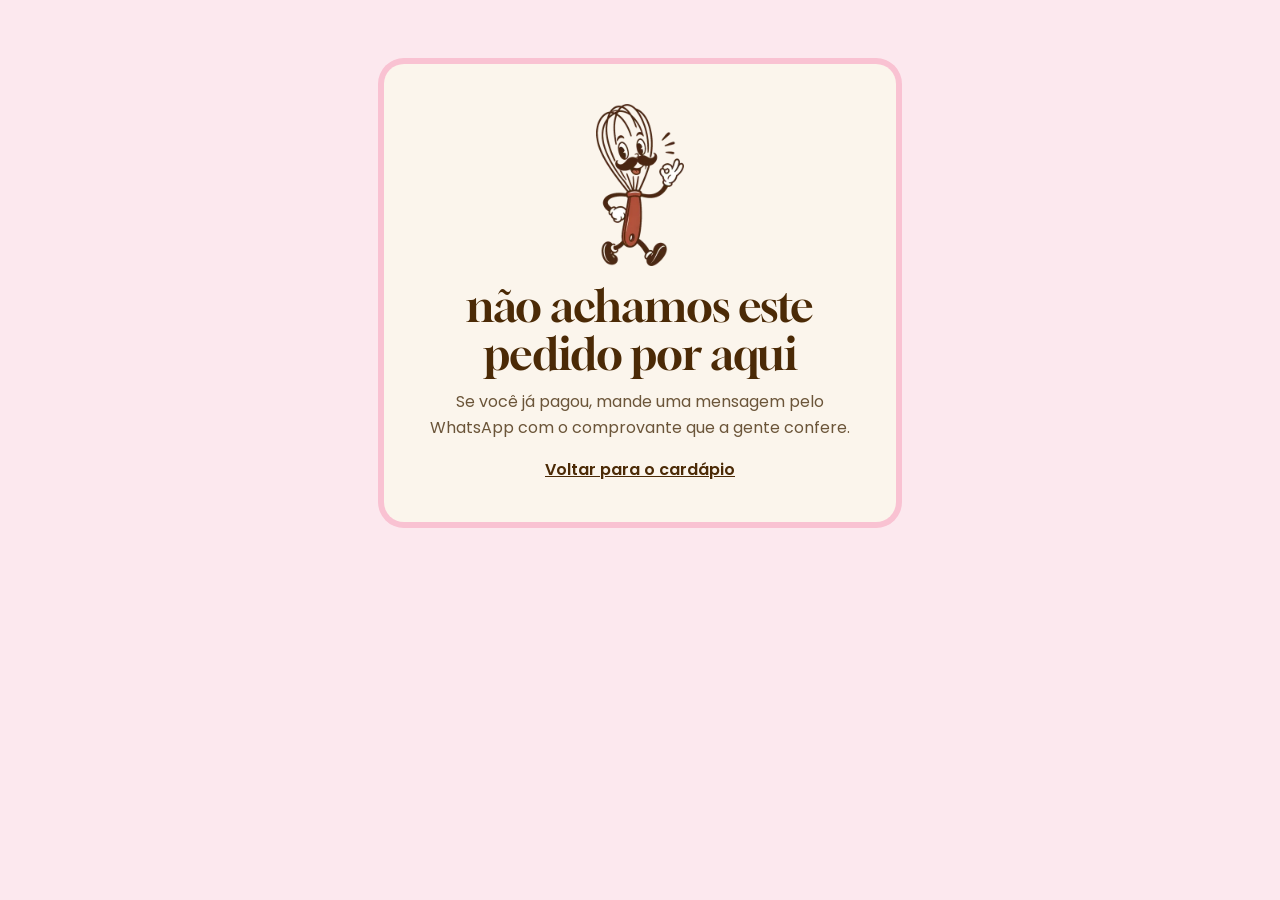
<file: public/pedido-confirmado.html>
<!doctype html>
<html lang="pt-BR">
    <head>
        <meta charset="utf-8" />
        <meta name="viewport" content="width=device-width, initial-scale=1" />
        <title>Pedido confirmado | Fouet Studio</title>
        <!-- Fica sempre fora do Google, mesmo depois de publicado -->
        <meta name="robots" content="noindex, nofollow" />
        <meta name="theme-color" content="#4b2a06" />
        <link
            rel="icon"
            href="assets/img/favicon-32.png"
            sizes="32x32"
            type="image/png"
        />
        <link rel="stylesheet" href="css/reset.css" />
        <link rel="stylesheet" href="css/variables.css" />
        <link rel="stylesheet" href="css/style.css?v=3" />
        <script>
            document.documentElement.classList.add("js");
        </script>
        <script src="js/config.js?v=3" defer></script>
        <script src="js/utils.js?v=3" defer></script>
        <script src="js/tracking.js?v=3" defer></script>
        <script src="js/cardapio.js?v=3" defer></script>
        <script src="js/carrinho.js?v=3" defer></script>
        <script src="js/pedido-confirmado.js?v=3" defer></script>
        <script src="js/aviso-demo.js?v=3" defer></script>
    </head>
    <body>
        <a class="pular" href="#conteudo">Pular para o conteúdo</a>
        <svg width="0" height="0" style="position: absolute" aria-hidden="true">
            <symbol id="i-whats" viewBox="0 0 24 24">
                <path
                    fill="currentColor"
                    d="M12 2a10 10 0 0 0-8.6 15.1L2 22l5-1.3A10 10 0 1 0 12 2Zm0 18.2a8.2 8.2 0 0 1-4.2-1.1l-.3-.2-3 .8.8-2.9-.2-.3A8.2 8.2 0 1 1 12 20.2Zm4.5-6.1c-.2-.1-1.5-.7-1.7-.8-.2-.1-.4-.1-.6.1l-.8 1c-.1.2-.3.2-.5.1a6.7 6.7 0 0 1-3.3-2.9c-.3-.4.2-.4.7-1.4.1-.2 0-.3 0-.4l-.8-1.8c-.2-.5-.4-.4-.6-.4h-.5a1 1 0 0 0-.7.3 3 3 0 0 0-.9 2.2 5.2 5.2 0 0 0 1.1 2.7 11.8 11.8 0 0 0 4.5 4c1.7.7 2.3.8 3.2.6.5-.1 1.5-.6 1.7-1.2.2-.6.2-1.1.1-1.2l-.4-.2Z"
                />
            </symbol>
        </svg>
        <main id="conteudo" class="confirmado" tabindex="-1">
            <div class="confirmado__cartao">
                <img
                    src="assets/img/mascote-ok-220.webp"
                    width="220"
                    height="406"
                    alt=""
                />
                <h1 data-conf-titulo>Conferindo o pagamento…</h1>
                <p class="confirmado__texto" data-conf-texto>Só um instante.</p>
                <div class="confirmado__resumo" data-conf-resumo>
                    <h2>Pedido <span data-conf-numero></span></h2>
                    <ul role="list" data-conf-itens></ul>
                    <p class="confirmado__total">
                        Total <strong data-conf-total></strong>
                    </p>
                </div>
                <a
                    class="btn btn--whats"
                    href="https://wa.me/5516999990000"
                    target="_blank"
                    rel="noopener"
                    data-conf-whats
                    hidden
                    ><svg width="20" height="20" aria-hidden="true">
                        <use href="#i-whats" /></svg
                    >Enviar pedido no WhatsApp<span class="visually-hidden">
                        (abre em nova aba)</span
                    ></a
                >
                <a class="confirmado__voltar" href="index.html"
                    >Voltar para o cardápio</a
                >
            </div>
        </main>
    </body>
</html>
</file>
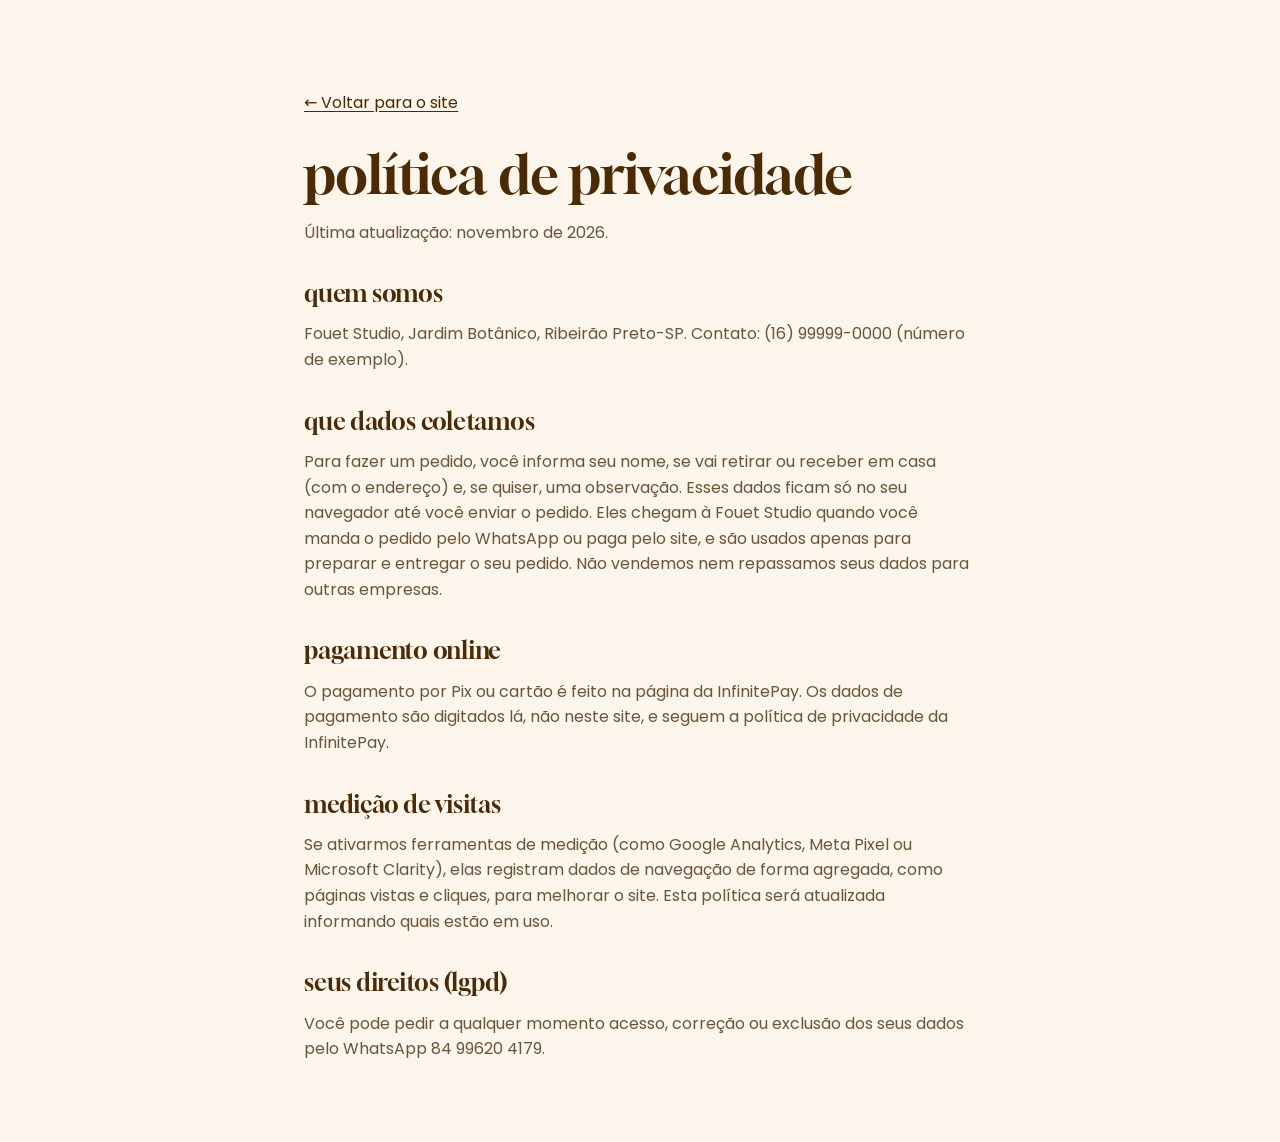
<file: public/politica-de-privacidade.html>
<!doctype html>
<html lang="pt-BR">
    <head>
        <meta charset="utf-8" />
        <meta name="viewport" content="width=device-width, initial-scale=1" />
        <title>Política de privacidade | Fouet Studio</title>
        <meta
            name="description"
            content="Como a Fouet Studio trata os dados de quem visita o site."
        />
        <!-- Fora do Google, mas os links continuam sendo seguidos -->
        <meta name="robots" content="noindex, follow" />
        <meta name="theme-color" content="#4b2a06" />
        <link
            rel="icon"
            href="assets/img/favicon-32.png"
            sizes="32x32"
            type="image/png"
        />
        <link rel="stylesheet" href="css/reset.css" />
        <link rel="stylesheet" href="css/variables.css" />
        <link rel="stylesheet" href="css/style.css?v=3" />
    </head>
    <body>
        <a class="pular" href="#conteudo">Pular para o conteúdo</a>
        <main id="conteudo" class="pagina" tabindex="-1">
            <a href="index.html">← Voltar para o site</a>
            <h1>Política de privacidade</h1>
            <p>Última atualização: novembro de 2026.</p>

            <h2>Quem somos</h2>
            <p>
                Fouet Studio, Jardim Botânico, Ribeirão Preto-SP. Contato: (16) 99999-0000 (número de exemplo).
            </p>

            <h2>Que dados coletamos</h2>
            <p>
                Para fazer um pedido, você informa seu nome, se vai retirar ou
                receber em casa (com o endereço) e, se quiser, uma observação.
                Esses dados ficam só no seu navegador até você enviar o pedido.
                Eles chegam à Fouet Studio quando você manda o pedido pelo
                WhatsApp ou paga pelo site, e são usados apenas para preparar e
                entregar o seu pedido. Não vendemos nem repassamos seus dados
                para outras empresas.
            </p>

            <h2>Pagamento online</h2>
            <p>
                O pagamento por Pix ou cartão é feito na página da InfinitePay.
                Os dados de pagamento são digitados lá, não neste site, e seguem
                a política de privacidade da InfinitePay.
            </p>

            <h2>Medição de visitas</h2>
            <p>
                Se ativarmos ferramentas de medição (como Google Analytics, Meta
                Pixel ou Microsoft Clarity), elas registram dados de navegação
                de forma agregada, como páginas vistas e cliques, para melhorar
                o site. Esta política será atualizada informando quais estão em
                uso.
            </p>

            <h2>Seus direitos (LGPD)</h2>
            <p>
                Você pode pedir a qualquer momento acesso, correção ou exclusão
                dos seus dados pelo WhatsApp 84 99620 4179.
            </p>
        </main>
    </body>
</html>
</file>
<file: public/css/variables.css>
/* =========================================================
   Identidade visual: Fouet
   Paleta da marca: chocolate #4B2A06, taupe #9C8262, rosa #F9C2D2,
   framboesa #E45A82 e o pistache do logo #C3CC5F.
   Direção de cor aprovada: pistache (botões no verde do logo).
   Contraste (WCAG 2.2) anotado em cada par de texto. Mínimo AA: 4,5:1.
   Teste completo em docs/contraste.md.
   ========================================================= */

/* Duas fontes só:
   Títulos e frases de destaque: Gloock (substituta livre da Rigot, licença OFL).
   Texto: Poppins (OFL). O nome da marca é sempre a imagem do logo.
   Para usar a Rigot original: troque o arquivo em assets/fonts
   e o nome em --fonte-titulo (ver README). */
@font-face {
    font-family: "Gloock";
    font-weight: 400;
    font-display: swap;
    src: url(../assets/fonts/gloock.woff2) format("woff2");
}
@font-face {
    font-family: "Poppins";
    font-weight: 400;
    font-display: swap;
    src: url(../assets/fonts/poppins-400.woff2) format("woff2");
}
@font-face {
    font-family: "Poppins";
    font-weight: 500;
    font-display: swap;
    src: url(../assets/fonts/poppins-500.woff2) format("woff2");
}
@font-face {
    font-family: "Poppins";
    font-weight: 600;
    font-display: swap;
    src: url(../assets/fonts/poppins-600.woff2) format("woff2");
}

/* Cores, tipografia e espaços */
:root {
    --chocolate: #4b2a06;
    --taupe: #9c8262; /* só enfeite: 3,35:1 sobre creme, não serve para texto */
    --rosa: #f9c2d2;
    --framboesa-texto: #b0365d; /* framboesa #e45a82 escurecida para texto: 5,5:1 sobre creme */
    --pistache: #c3cc5f;

    --cor-fundo: #fbf5ec; /* creme */
    --cor-fundo-alt: #fce8ee; /* rosa bem claro */
    --cor-fundo-escuro: var(--chocolate);
    --cor-texto: var(--chocolate); /* sobre creme 11,9:1 · sobre rosa claro 11,0:1 */
    --cor-texto-suave: #6b5539; /* taupe escurecido: sobre creme 6,5:1 · sobre rosa claro 6,0:1 */
    --cor-texto-claro: #fbf5ec; /* sobre chocolate 11,9:1 */
    --cor-whats: #0f7a3f; /* texto branco 5,4:1 */
    --cor-linha: #ead9c8;
    --cor-cartao: #ffffff;

    --cor-marca: var(--chocolate); /* títulos e preços: 11,9:1 */
    --cor-acento: var(--framboesa-texto); /* frases de destaque: 5,5:1 no creme, 5,1:1 no rosa claro */
    --cor-destaque: var(--pistache); /* botão principal: texto chocolate 7,4:1 */
    --cor-destaque-texto: var(--chocolate);
    --cor-destaque-hover: #cfd77a; /* texto chocolate 8,4:1 */
    --cor-claro: var(--pistache); /* botão sobre fundo escuro: texto chocolate 7,4:1 */
    --cor-claro-texto: var(--chocolate);
    --cor-claro-hover: #cfd77a;
    --cor-moldura: var(--pistache); /* listras do rodapé */
    --cor-selo: var(--rosa); /* etiquetas de preço: chocolate 8,4:1 */
    --cor-frase-escuro: var(--pistache); /* frase de destaque sobre chocolate: 7,4:1 */

    /* Tipografia */
    --fonte-titulo: "Gloock", "Rigot", "Didot", Georgia, serif;
    --fonte-texto: "Poppins", system-ui, sans-serif;
    --t-h2: clamp(2.1rem, 5.5vw, 3.4rem);
    --t-h3: clamp(1.25rem, 3vw, 1.5rem);
    --t-corpo: 1rem;

    /* Espaços e forma */
    --largura: 72rem;
    --gutter: clamp(1.25rem, 5vw, 3rem);
    --secao: clamp(4rem, 10vw, 7rem);
    --raio: 1.25rem;
    --topo-altura: 4.5rem;
}
</file>
<file: public/css/style.css>
/* =========================================================
   Estilo do site: Fouet Studio
   Pâtisserie elegante e acolhedora: creme, chocolate e rosa,
   faixa de listras de toldo no rodapé, janelas em arco e frases em Gloock.
   Cores e fontes vêm de css/variables.css (direção pistache).
   ========================================================= */

/* 1. Base */
body {
    background: var(--cor-fundo);
    color: var(--cor-texto);
    font-family: var(--fonte-texto);
    font-size: var(--t-corpo);
    line-height: 1.6;
    overflow-x: clip;
}
h1,
h2,
h3,
h4 {
    font-family: var(--fonte-titulo);
    font-weight: 400;
    line-height: 1.08;
    letter-spacing: -0.01em;
    text-transform: lowercase;
}
h2 {
    font-size: var(--t-h2);
    color: var(--cor-marca);
}
strong,
b {
    font-weight: 600;
}
.container {
    width: min(100% - 2 * var(--gutter), var(--largura));
    margin-inline: auto;
}
.container--estreito {
    max-width: 46rem;
}
.secao__sub {
    margin-top: 0.85rem;
    max-width: 38rem;
    color: var(--cor-texto-suave);
}
.secao__sub strong {
    color: var(--cor-texto);
}
/* etiqueta acima dos títulos ("feitos hoje", "sob encomenda"…) */
.secao__etiqueta {
    font-family: var(--fonte-texto);
    font-size: 0.8rem;
    font-weight: 600;
    line-height: 1.3;
    letter-spacing: 0.22em;
    text-transform: uppercase;
    color: var(--cor-acento);
    margin-bottom: 0.6rem;
}
:focus-visible {
    outline: 3px solid var(--cor-texto);
    outline-offset: 3px;
}
/* listras de toldo de pâtisserie */
.listras {
    height: 1.25rem;
    background: repeating-linear-gradient(
        90deg,
        var(--cor-moldura) 0 1.25rem,
        var(--cor-fundo) 1.25rem 2.5rem
    );
}

/* 2. Botões */
.btn {
    display: inline-flex;
    align-items: center;
    justify-content: center;
    gap: 0.5rem;
    min-height: 3.25rem;
    padding: 0.8rem 1.6rem;
    border-radius: 999px;
    font-weight: 600;
    font-size: 1rem;
    letter-spacing: 0.01em;
    text-decoration: none;
    white-space: nowrap;
    transition:
        transform 0.15s ease,
        background-color 0.15s ease,
        color 0.15s ease;
}
.btn:hover {
    transform: translateY(-2px);
}
.btn--claro {
    background: var(--cor-claro);
    color: var(--cor-claro-texto);
}
.btn--claro:hover {
    background: var(--cor-claro-hover);
}
.btn--contorno {
    border: 1.5px solid currentColor;
    color: var(--cor-texto-claro);
}
.btn--contorno:hover {
    background: rgb(251 245 236 / 0.12);
}
.btn--marca {
    background: var(--cor-destaque);
    color: var(--cor-destaque-texto);
}
.btn--marca:hover {
    background: var(--cor-destaque-hover);
}
.btn--whats {
    background: var(--cor-whats);
    color: #fff;
}
.btn:focus-visible {
    outline-color: var(--cor-fundo);
    box-shadow: 0 0 0 6px var(--cor-texto);
}

/* 3. Topo e menu */
[data-topo] {
    position: fixed;
    inset: 0 0 auto;
    z-index: 50;
    height: var(--topo-altura);
    display: grid;
    grid-template-columns: 3rem 1fr 3rem;
    align-items: center;
    padding-inline: var(--gutter);
    color: var(--cor-texto-claro);
    transition: background-color 0.25s ease;
}
[data-topo] :focus-visible,
.cardapio :focus-visible,
.atalhos :focus-visible,
.eventos :focus-visible,
.rodape :focus-visible,
.abertura :focus-visible {
    outline-color: var(--cor-texto-claro);
}
[data-topo][data-rolou],
[data-topo]:has([data-menu][data-aberto]) {
    background: var(--cor-fundo-escuro);
}
.topo__marca {
    grid-column: 2;
    justify-self: center;
}
.topo__marca img {
    height: 3rem;
    width: auto;
}
.topo__menu {
    grid-column: 1;
    grid-row: 1;
    width: 2.75rem;
    height: 2.75rem;
    display: grid;
    place-items: center;
}
.hamburguer {
    display: grid;
    gap: 5px;
    width: 1.5rem;
}
.hamburguer i {
    display: block;
    height: 1.5px;
    background: currentColor;
    border-radius: 2px;
    transition:
        transform 0.2s ease,
        opacity 0.2s ease;
}
[aria-expanded="true"] .hamburguer i:nth-child(1) {
    transform: translateY(6.5px) rotate(45deg);
}
[aria-expanded="true"] .hamburguer i:nth-child(2) {
    opacity: 0;
}
[aria-expanded="true"] .hamburguer i:nth-child(3) {
    transform: translateY(-6.5px) rotate(-45deg);
}
.topo__sacola {
    grid-column: 3;
    grid-row: 1;
    justify-self: end;
    position: relative;
    width: 2.75rem;
    height: 2.75rem;
    display: grid;
    place-items: center;
    border-radius: 50%;
}
.topo__qtd {
    position: absolute;
    top: 0;
    right: -0.15rem;
    min-width: 1.35rem;
    height: 1.35rem;
    padding-inline: 0.3rem;
    border-radius: 999px;
    background: var(--cor-claro);
    color: var(--cor-claro-texto);
    font-size: 0.8rem;
    font-weight: 600;
    line-height: 1.35rem;
    text-align: center;
}
[data-menu] {
    position: absolute;
    inset: var(--topo-altura) 0 auto;
    background: var(--cor-fundo-escuro);
    padding: 0.5rem var(--gutter) 1.5rem;
}
.js [data-menu]:not([data-aberto]) {
    display: none;
}
[data-menu] a {
    display: block;
    padding: 0.85rem 0;
    font-family: var(--fonte-titulo);
    font-size: 1.6rem;
    text-transform: lowercase;
    text-decoration: none;
    border-bottom: 1px solid rgb(251 245 236 / 0.15);
}
@media (min-width: 60rem) {
    [data-topo] {
        grid-template-columns: auto 1fr auto;
        gap: 2rem;
    }
    .topo__marca {
        grid-column: 1;
        justify-self: start;
    }
    .topo__marca img {
        height: 3.25rem;
    }
    .topo__menu {
        display: none;
    }
    .js [data-menu]:not([data-aberto]),
    [data-menu] {
        display: block;
        position: static;
        background: none;
        padding: 0;
        justify-self: end;
    }
    [data-menu] ul {
        display: flex;
        gap: 1.75rem;
    }
    [data-menu] a {
        font-family: var(--fonte-texto);
        font-size: 0.95rem;
        font-weight: 500;
        text-transform: none;
        padding: 0.5rem 0;
        border: 0;
    }
    [data-menu] a:hover {
        text-decoration: underline;
        text-underline-offset: 0.35em;
    }
}

/* 4. Primeira tela: vídeo de ponta a ponta com o logo no centro */
.abertura {
    min-height: 100svh;
}
.abertura__painel {
    position: relative;
    min-height: 100svh;
    display: grid;
    place-items: center;
    background: var(--cor-fundo-escuro);
    color: var(--cor-texto-claro);
    isolation: isolate;
    overflow: hidden;
}
.abertura__foto {
    position: absolute;
    inset: 0;
    width: 100%;
    height: 100%;
    object-fit: cover;
    object-position: 50% 40%;
    z-index: -2;
}
.abertura__veu {
    position: absolute;
    inset: 0;
    z-index: -1;
    background:
        radial-gradient(
            ellipse 62% 55% at 50% 52%,
            rgb(58 32 4 / 0.84) 0,
            rgb(58 32 4 / 0.66) 55%,
            rgb(58 32 4 / 0.4) 100%
        ),
        linear-gradient(to bottom, rgb(58 32 4 / 0.6), transparent 22%);
}
.abertura__miolo {
    display: grid;
    justify-items: center;
    width: min(100% - 2 * var(--gutter), 46rem);
    padding-block: calc(var(--topo-altura) + 0.5rem) 2.5rem;
    text-align: center;
}
.abertura__marca {
    position: relative;
    width: min(86vw, 36rem);
}
.abertura__marca h1 img {
    width: 100%;
    filter: drop-shadow(0 0.6rem 1.4rem rgb(30 16 2 / 0.45));
}
@keyframes aceno {
    0%,
    100% {
        transform: rotate(-10deg);
    }
    50% {
        transform: rotate(-3deg) translateY(-0.3rem);
    }
}
.abertura__frase {
    margin-top: clamp(0.75rem, 2svh, 1.25rem);
    font-family: var(--fonte-titulo);
    font-size: clamp(1.6rem, 5vw, 2.4rem);
    line-height: 1.15;
    letter-spacing: -0.01em;
    color: var(--cor-frase-escuro, var(--rosa));
    text-shadow: 0 2px 14px rgb(30 16 2 / 0.55);
}
.abertura__local {
    margin-top: 0.75rem;
    display: inline-block;
    padding: 0.3rem 1rem;
    border: 1px solid rgb(251 245 236 / 0.55);
    border-radius: 999px;
    font-size: 0.8rem;
    font-weight: 500;
    letter-spacing: 0.22em;
    text-transform: uppercase;
}
.abertura__botoes {
    display: flex;
    flex-wrap: wrap;
    justify-content: center;
    gap: 0.75rem;
    margin-top: clamp(1.25rem, 3svh, 2rem);
}
@media (max-width: 30rem) {
    .abertura__botoes {
        width: 100%;
    }
    .abertura__botoes .btn {
        flex: 1 1 100%;
    }
}
/* No topo da página o logo grande já aparece: o do topo só surge depois de rolar.
   No computador, os links do menu também; o carrinho fica sempre visível. */
@media (min-width: 60rem) {
    [data-menu] {
        transition:
            opacity 0.25s ease,
            visibility 0.25s;
    }
    [data-topo]:not([data-rolou]) [data-menu] {
        opacity: 0;
        visibility: hidden;
    }
}
[data-topo]:not([data-rolou]) .topo__marca {
    opacity: 0;
    pointer-events: none;
}
.topo__marca {
    transition: opacity 0.25s ease;
}

/* 5. Cardápio: painéis creme sobre chocolate */
.cardapio {
    padding-block: var(--secao);
    background: var(--cor-fundo-escuro);
    color: var(--cor-texto-claro);
}
.cardapio h2 {
    color: var(--cor-texto-claro);
}
.cardapio .secao__sub {
    color: rgb(251 245 236 / 0.86);
}
.cardapio .secao__etiqueta {
    color: var(--cor-frase-escuro, var(--rosa));
}
/* Atalhos fixos sob o topo, da vitrine até as festas (ficam dentro de .area-pedido) */
.atalhos {
    --margem: max(var(--gutter), (100% - var(--largura)) / 2);
    position: sticky;
    top: calc(var(--topo-altura) - 1px);
    z-index: 30;
    display: flex;
    gap: 0.6rem;
    padding: 0.75rem var(--margem);
    background: var(--cor-fundo-escuro);
    box-shadow: 0 6px 12px -8px rgb(30 16 2 / 0.45);
    overflow-x: auto;
    overscroll-behavior-x: contain;
    scroll-snap-type: x proximity;
    scroll-padding-inline: var(--margem);
    scrollbar-width: none;
    transform: translateZ(0);
}
.atalhos::-webkit-scrollbar {
    display: none;
}
.atalhos a {
    flex: none;
    scroll-snap-align: start;
    display: inline-flex;
    gap: 0.4rem;
    align-items: center;
    min-height: 2.75rem;
    padding: 0.4rem 1.1rem;
    border: 1.5px solid var(--cor-claro);
    border-radius: 999px;
    color: var(--cor-texto-claro);
    font-weight: 500;
    font-size: 0.9rem;
    text-decoration: none;
    white-space: nowrap;
}
.atalhos a[aria-current="true"] {
    background: var(--cor-claro);
    color: var(--cor-claro-texto);
}
@media (hover: hover) {
    .atalhos a:hover {
        background: var(--cor-claro);
        color: var(--cor-claro-texto);
    }
}
.area-pedido :is(.categoria, #caixa, #encomendas, #tortas, #festas, #eventos) {
    scroll-margin-top: calc(var(--topo-altura) + 4.75rem);
}
.atalhos b {
    font-weight: 400;
    opacity: 0.85;
}
.categoria {
    margin-top: clamp(1.5rem, 4vw, 2.5rem);
    padding: clamp(1.25rem, 4vw, 2.25rem);
    border-radius: 1.75rem;
    background: var(--cor-fundo);
    color: var(--cor-texto);
}
.categoria__titulo {
    display: flex;
    flex-wrap: wrap;
    align-items: baseline;
    gap: 0.75rem;
    font-size: clamp(1.9rem, 4.6vw, 2.5rem);
}
.categoria__titulo .categoria__faixa {
    font-family: var(--fonte-texto);
    font-size: 0.9rem;
    font-weight: 500;
    text-transform: none;
    letter-spacing: 0;
    padding: 0.15rem 0.8rem;
    border-radius: 999px;
    background: var(--cor-selo);
    color: var(--chocolate);
}
.grade-doces {
    display: grid;
    grid-template-columns: repeat(auto-fill, minmax(min(100%, 14rem), 1fr));
    gap: 2rem 1.5rem;
    margin-top: 1.5rem;
}
.doce {
    display: grid;
    grid-template-rows: subgrid;
    grid-row: span 5;
    gap: 0.55rem;
}
.doce img {
    width: 100%;
    aspect-ratio: 4 / 5;
    object-fit: cover;
    border-radius: 50% 50% 1rem 1rem / 40% 40% 1rem 1rem;
    background: var(--cor-fundo-alt);
    transition: transform 0.4s ease;
}
.doce:hover img {
    transform: scale(1.02);
}
.doce__nome {
    font-size: 1.45rem;
    color: var(--cor-texto);
}
.doce__desc {
    font-size: 0.9rem;
    line-height: 1.5;
    color: var(--cor-texto-suave);
}
.doce__rodape {
    display: flex;
    align-items: baseline;
    justify-content: space-between;
    gap: 0.5rem;
    padding-top: 0.5rem;
    border-top: 1px solid var(--cor-linha);
}
.doce__preco {
    font-family: var(--fonte-titulo);
    font-size: 1.35rem;
    color: var(--cor-marca);
}
.doce__peso {
    font-size: 0.85rem;
    color: var(--cor-texto-suave);
}
.btn-add {
    width: 100%;
    min-height: 2.9rem;
    border-radius: 999px;
    background: var(--cor-destaque);
    color: var(--cor-destaque-texto);
    font-weight: 600;
    transition: background-color 0.15s ease;
}
.btn-add:hover {
    background: var(--cor-destaque-hover);
}
.qtd {
    display: grid;
    grid-template-columns: 2.9rem 1fr 2.9rem;
    align-items: center;
    min-height: 2.9rem;
    border-radius: 999px;
    background: var(--cor-fundo-alt);
    color: var(--cor-texto);
    text-align: center;
    font-weight: 600;
}
.qtd button {
    height: 2.9rem;
    border-radius: 999px;
    font-size: 1.4rem;
    line-height: 1;
    color: var(--cor-texto);
}
.qtd button:hover:not(:disabled) {
    background: var(--rosa);
}
.qtd button:disabled {
    opacity: 0.35;
    cursor: not-allowed;
}

@media (max-width: 39.99rem) {
    .grade-doces {
        gap: 0.75rem;
    }
    .doce {
        grid-template-columns: 6.5rem 1fr;
        grid-template-rows: auto;
        grid-row: auto;
        column-gap: 1rem;
        row-gap: 0.3rem;
        padding-bottom: 1.25rem;
        border-bottom: 1px solid var(--cor-linha);
    }
    .doce:last-child {
        border: 0;
        padding-bottom: 0;
    }
    .doce img {
        grid-row: 1 / span 4;
        align-self: start;
        border-radius: 50% 50% 0.75rem 0.75rem / 40% 40% 0.75rem 0.75rem;
    }
    .doce__nome {
        font-size: 1.25rem;
    }
    .doce__desc {
        font-size: 0.85rem;
    }
    .doce__rodape {
        padding-top: 0.35rem;
    }
}

/* 6. Caixa presente */
.caixa {
    padding-block: var(--secao);
    background: var(--cor-fundo);
    color: var(--cor-texto);
}
.caixa__grade {
    display: grid;
    gap: 2.5rem;
    align-items: center;
}
.caixa__texto p {
    margin-top: 1rem;
    max-width: 28rem;
}
.caixa__texto strong {
    color: var(--cor-marca);
}
.caixa__nota,
.rodape__frase {
    font-family: var(--fonte-titulo);
    line-height: 1.2;
}
.caixa__nota {
    color: var(--cor-acento);
    font-size: 1.6rem;
}
.caixa__mascote {
    width: 5.5rem;
    margin-bottom: 1rem;
    transform: rotate(-8deg);
}
.combo {
    display: grid;
    gap: 1.25rem;
    padding: clamp(1.25rem, 4vw, 2rem);
    border-radius: var(--raio);
    background: var(--cor-fundo-alt);
    color: var(--cor-texto);
    border: 1.5px solid var(--cor-texto);
}
.combo__slots {
    display: grid;
    gap: 0.85rem;
}
.combo__slot {
    display: grid;
    gap: 0.3rem;
    font-size: 0.9rem;
    font-weight: 600;
}
select,
input,
textarea {
    width: 100%;
    min-height: 3rem;
    padding: 0.6rem 0.85rem;
    border: 1.5px solid var(--cor-linha);
    border-radius: 0.75rem;
    background: var(--cor-cartao);
    color: var(--cor-texto);
    /* 16 px no mínimo: com letra menor, o iPhone dá zoom ao tocar no campo e não volta */
    font-size: max(1rem, 16px);
    font-weight: 400;
}
select:focus-visible,
input:focus-visible,
textarea:focus-visible {
    border-color: var(--cor-texto);
    outline-offset: 1px;
}
.combo__total {
    font-size: 1.05rem;
}
.combo__total strong {
    font-family: var(--fonte-titulo);
    font-weight: 400;
    font-size: 1.8rem;
    color: var(--cor-marca);
}
.combo .btn {
    width: 100%;
}
@media (min-width: 52rem) {
    .caixa__grade {
        grid-template-columns: 1fr 1.1fr;
        gap: 4rem;
    }
    .combo__slots {
        grid-template-columns: 1fr 1fr;
    }
}

/* 7. Encomendas (bolos e tortas) e festas */
.encomendas {
    padding-block: var(--secao);
    background: var(--cor-fundo-alt);
}
.festas {
    padding-block: var(--secao);
    background: var(--cor-cartao);
}
.encomendas__sub {
    margin-top: clamp(3rem, 7vw, 4.5rem);
    font-size: clamp(1.8rem, 4.4vw, 2.5rem);
    color: var(--cor-marca);
}
.grade-encomendas {
    display: grid;
    grid-template-columns: repeat(auto-fill, minmax(min(100%, 19rem), 1fr));
    gap: 1.25rem;
    margin-top: 2rem;
}
.encomenda {
    display: grid;
    grid-template-rows: subgrid;
    grid-row: span 8;
    gap: 0.6rem;
    padding: 1rem 1rem 1.25rem;
    border-radius: var(--raio);
    background: var(--cor-cartao);
    box-shadow:
        0 1px 0 var(--cor-linha),
        0 0.75rem 2rem -1.25rem rgb(75 42 6 / 0.35);
}
.encomenda--festa {
    background: var(--cor-fundo);
}
.encomenda img {
    width: 100%;
    aspect-ratio: 4 / 3;
    object-fit: cover;
    border-radius: 0.85rem;
}
.encomenda__nome {
    margin-top: 0.4rem;
    font-size: 1.6rem;
    color: var(--cor-marca);
}
.encomenda__desc {
    color: var(--cor-texto-suave);
    font-size: 0.9rem;
    line-height: 1.5;
}
.encomenda__preco {
    font-family: var(--fonte-titulo);
    font-size: 1.45rem;
}
.encomenda__unidade {
    font-size: 0.9rem;
    font-weight: 600;
}
.campo {
    display: grid;
    gap: 0.3rem;
    font-size: 0.9rem;
    font-weight: 600;
}
.campo small {
    font-weight: 400;
    color: var(--cor-texto-suave);
}
.encomenda .btn {
    width: 100%;
    margin-top: 0.4rem;
}
/* Tamanhos do bolo: botões de escolha com peso, porções e preço */
.tamanhos {
    display: grid;
    grid-template-columns: repeat(auto-fit, minmax(5.5rem, 1fr));
    gap: 0.5rem;
    margin: 0;
    padding: 0;
    border: 0;
}
.tamanhos legend {
    margin-bottom: 0.35rem;
    font-size: 0.9rem;
    font-weight: 600;
}
.tamanhos label {
    position: relative;
    display: block;
    cursor: pointer;
}
.tamanhos input {
    position: absolute;
    opacity: 0;
    inset: 0;
    width: 100%;
    min-height: 0;
    margin: 0;
    cursor: pointer;
}
.tamanhos label > span {
    display: grid;
    gap: 0.05rem;
    height: 100%;
    padding: 0.55rem 0.6rem;
    border: 1.5px solid var(--cor-linha);
    border-radius: 0.75rem;
    background: var(--cor-cartao);
    font-size: 0.8rem;
    line-height: 1.3;
    text-align: center;
}
.tamanhos b {
    display: block;
    font-family: var(--fonte-titulo);
    font-weight: 400;
    font-size: 1.25rem;
}
.tamanhos small {
    display: block;
    color: var(--cor-texto-suave);
}
.tamanhos em {
    display: block;
    margin-top: 0.15rem;
    font-style: normal;
    font-weight: 600;
}
.tamanhos label:hover > span {
    border-color: var(--taupe);
}
.tamanhos input:checked + span {
    border-color: var(--cor-texto);
    background: var(--cor-fundo-alt);
    box-shadow: inset 0 0 0 1px var(--cor-texto);
}
.tamanhos input:focus-visible + span {
    outline: 3px solid var(--cor-texto);
    outline-offset: 2px;
}
.qtd--festa {
    background: var(--cor-cartao);
    border: 1.5px solid var(--cor-linha);
    font-size: 1.1rem;
}
.eventos {
    position: relative;
    display: grid;
    gap: 1.25rem;
    align-items: center;
    margin-top: 2.5rem;
    padding: clamp(1.5rem, 5vw, 2.5rem);
    border-radius: 1.75rem;
    background: var(--cor-fundo-escuro);
    color: var(--cor-texto-claro);
    overflow: hidden;
}
/* sobre o chocolate, o traço marrom do mascote ganha um contorno creme fino */
.eventos__mascote {
    filter: drop-shadow(1.5px 0 0 var(--cor-fundo))
        drop-shadow(-1.5px 0 0 var(--cor-fundo))
        drop-shadow(0 1.5px 0 var(--cor-fundo))
        drop-shadow(0 -1.5px 0 var(--cor-fundo));
    width: 6rem;
    transform: rotate(-8deg);
    animation: aceno 3.5s ease-in-out infinite;
    transform-origin: 50% 90%;
}
.eventos h3 {
    font-size: clamp(1.7rem, 4vw, 2.3rem);
}
.eventos p {
    margin-block: 0.6rem 1.25rem;
    max-width: 36rem;
    color: rgb(251 245 236 / 0.9);
}
@media (min-width: 44rem) {
    .eventos {
        grid-template-columns: 10rem 1fr;
        gap: 2.5rem;
    }
    .eventos__mascote {
        width: 7.5rem;
        justify-self: center;
    }
}

/* 8. Como pedir */
.como {
    padding-block: var(--secao);
}
.passos {
    display: grid;
    grid-template-columns: repeat(auto-fit, minmax(min(100%, 15rem), 1fr));
    gap: 1.25rem;
    margin-top: 2rem;
}
.passos li {
    padding: 1.5rem;
    border-radius: var(--raio);
    background: var(--cor-cartao);
    border: 1px solid var(--cor-linha);
}
.passos__n {
    display: grid;
    place-items: center;
    width: 3rem;
    height: 3rem;
    border-radius: 50%;
    background: var(--cor-destaque);
    color: var(--cor-destaque-texto);
    font-family: var(--fonte-titulo);
    font-size: 1.5rem;
}
.passos h3 {
    margin-top: 1rem;
    font-size: var(--t-h3);
}
.passos p {
    margin-top: 0.4rem;
    color: var(--cor-texto-suave);
}

/* 9. Dúvidas */
.duvidas {
    padding-block: var(--secao);
}
.duvidas h2 {
    margin-bottom: 1.5rem;
}
details {
    border-bottom: 1px solid var(--cor-linha);
}
summary {
    display: flex;
    justify-content: space-between;
    gap: 1rem;
    padding: 1.15rem 0;
    font-weight: 500;
    cursor: pointer;
    list-style: none;
}
summary::-webkit-details-marker {
    display: none;
}
summary::after {
    content: "+";
    flex: none;
    font-size: 1.5rem;
    line-height: 1;
    color: var(--cor-texto);
}
details[open] summary::after {
    content: "−";
}
details p {
    padding-bottom: 1.25rem;
    color: var(--cor-texto-suave);
}
details a {
    color: var(--cor-texto);
    font-weight: 600;
}

/* 10. Rodapé */
.rodape {
    position: relative;
    background: var(--cor-fundo-escuro);
    color: var(--cor-texto-claro);
}
.rodape__mascote {
    position: absolute;
    top: 0;
    left: 50%;
    width: 5.5rem;
    transform: translate(-50%, -96%) rotate(-4deg);
    filter: drop-shadow(0 0.4rem 0.6rem rgb(30 16 2 / 0.25));
}
.rodape__miolo {
    display: grid;
    justify-items: center;
    gap: 1rem;
    padding: 4rem var(--gutter) 7rem;
    text-align: center;
}
.rodape__logo {
    width: 14rem;
}
.rodape__frase {
    font-size: 1.4rem;
    color: var(--cor-frase-escuro, var(--rosa));
}
.rodape address {
    font-style: normal;
}
.rodape__redes {
    display: flex;
    gap: 0.75rem;
}
.rodape__redes a {
    display: grid;
    place-items: center;
    width: 2.9rem;
    height: 2.9rem;
    border-radius: 50%;
    background: rgb(251 245 236 / 0.12);
}
.icone-ifood {
    width: 1.5rem;
    height: auto;
}
.rodape__redes a:hover {
    background: rgb(251 245 236 / 0.24);
}
.rodape__direitos {
    font-size: 0.85rem;
    opacity: 0.85;
}

/* 11. Barra do pedido e WhatsApp flutuante */
.barra-pedido {
    position: fixed;
    inset: auto 0 0;
    z-index: 40;
    padding: 0.75rem var(--gutter) calc(0.75rem + env(safe-area-inset-bottom));
    pointer-events: none;
    transform: translateY(120%);
    transition: transform 0.3s ease;
}
/* só depois da primeira tela (main.js marca o body com data-passou-abertura) */
body[data-passou-abertura] .barra-pedido[data-mostrar] {
    transform: none;
}
.barra-pedido button {
    pointer-events: auto;
    display: flex;
    justify-content: space-between;
    align-items: center;
    gap: 1rem;
    width: min(100%, 30rem);
    min-height: 3.5rem;
    margin-inline: auto;
    padding: 0.6rem 1.5rem;
    border-radius: 999px;
    background: var(--cor-destaque);
    color: var(--cor-destaque-texto);
    font-weight: 600;
    box-shadow: 0 0.75rem 2rem rgb(30 16 2 / 0.35);
}
body:not([data-passou-abertura]) .barra-pedido button,
.barra-pedido:not([data-mostrar]) button {
    visibility: hidden;
}
.whats-flutuante a {
    position: fixed;
    right: 1rem;
    bottom: 1rem;
    z-index: 39;
    display: grid;
    place-items: center;
    width: 3.5rem;
    height: 3.5rem;
    border-radius: 50%;
    background: var(
        --cor-destaque
    ); /* pistache, ícone chocolate-escuro: 9,9:1 */
    color: #2a1703;
    box-shadow: 0 0.5rem 1.5rem rgb(30 16 2 / 0.3);
    opacity: 0;
    visibility: hidden;
    transition: opacity 0.25s ease;
}
.whats-flutuante [data-mostrar] {
    opacity: 1;
    visibility: visible;
}
body[data-com-pedido] .whats-flutuante a {
    display: none;
}

/* 12. Carrinho */
.carrinho {
    width: min(100%, 28rem);
    max-width: 100%;
    height: 100%;
    max-height: 100%;
    margin: 0 0 0 auto;
    padding: 0;
    border: 0;
    background: var(--cor-fundo);
    color: var(--cor-texto);
    overflow-y: auto;
}
.carrinho[open] {
    animation: entra-lado 0.25s ease-out;
}
.carrinho::backdrop {
    background: rgb(30 16 2 / 0.55);
}
.carrinho__topo {
    position: sticky;
    top: 0;
    z-index: 1;
    display: flex;
    justify-content: space-between;
    align-items: center;
    padding: 1rem 1.25rem;
    background: var(--cor-fundo-escuro);
    color: var(--cor-texto-claro);
}
.carrinho__topo :focus-visible {
    outline-color: var(--cor-texto-claro);
}
.carrinho__topo h2 {
    color: inherit;
    font-size: 1.85rem;
}
.carrinho__fechar {
    width: 2.75rem;
    height: 2.75rem;
    font-size: 2rem;
    line-height: 1;
}
.carrinho__vazio {
    display: grid;
    justify-items: center;
    gap: 1rem;
    padding: 3rem 1.5rem;
    text-align: center;
}
.carrinho__vazio img {
    width: 5rem;
}
.carrinho__barra {
    display: flex;
    justify-content: space-between;
    align-items: center;
    gap: 1rem;
    padding: 0.75rem 1.25rem 0;
    font-weight: 600;
    color: var(--cor-texto-suave);
}
.carrinho__limpar {
    display: inline-flex;
    align-items: center;
    gap: 0.35rem;
    min-height: 2.75rem;
    padding: 0 0.75rem;
    border-radius: 999px;
    color: var(--cor-texto);
    font-weight: 500;
    font-size: 0.9rem;
}
.carrinho__limpar:hover {
    background: var(--cor-fundo-alt);
}
.carrinho__limpar[data-confirmar] {
    background: var(--cor-texto);
    color: var(--cor-texto-claro);
}
.carrinho__horario {
    padding: 0.75rem 0.9rem;
    border-radius: 0.75rem;
    font-size: 0.9rem;
    line-height: 1.4;
}
.carrinho__horario[data-aberta="sim"] {
    background: #e3f4e9;
    color: #0b5a2e;
}
.carrinho__horario[data-aberta="nao"] {
    background: var(--cor-fundo-alt);
    color: var(--cor-texto);
    font-weight: 600;
}
.btn:disabled {
    opacity: 0.45;
    cursor: not-allowed;
    transform: none;
}
.carrinho__lista {
    padding: 0.5rem 1.25rem;
}
.linha {
    display: grid;
    grid-template-columns: 1fr 8.5rem;
    gap: 0.75rem;
    align-items: center;
    padding-block: 0.9rem;
    border-bottom: 1px solid var(--cor-linha);
}
.linha strong,
.linha small,
.linha__preco {
    display: block;
}
.linha strong {
    font-weight: 500;
}
.linha small {
    color: var(--cor-texto-suave);
    font-size: 0.82rem;
}
.linha__preco {
    margin-top: 0.15rem;
    color: var(--cor-marca);
    font-weight: 600;
}
.carrinho__taxa {
    display: flex;
    justify-content: space-between;
    padding: 1rem 1.25rem 0;
    color: var(--cor-texto-suave);
}
.carrinho__taxa[hidden] {
    display: none;
}
.carrinho__total {
    display: flex;
    justify-content: space-between;
    align-items: baseline;
    padding: 1rem 1.25rem;
    font-weight: 600;
}
.carrinho__total strong {
    font-family: var(--fonte-titulo);
    font-weight: 400;
    font-size: 1.9rem;
    color: var(--cor-marca);
}
.carrinho__form {
    display: grid;
    gap: 1rem;
    padding: 0 1.25rem 1.5rem;
}
.escolha {
    display: grid;
    gap: 0.5rem;
    margin: 0;
    padding: 0;
    border: 0;
}
.escolha legend {
    margin-bottom: 0.4rem;
    font-weight: 600;
    font-size: 0.9rem;
}
.escolha label {
    display: flex;
    align-items: center;
    gap: 0.6rem;
    min-height: 3rem;
    padding: 0.5rem 0.85rem;
    border: 1.5px solid var(--cor-linha);
    border-radius: 0.75rem;
    background: var(--cor-cartao);
}
.escolha label:has(:checked) {
    border-color: var(--cor-texto);
}
.escolha input {
    width: 1.2rem;
    min-height: 0;
    accent-color: var(--chocolate);
}
.carrinho__acoes {
    display: grid;
    gap: 0.6rem;
    margin-top: 0.5rem;
}
.carrinho__acoes .btn {
    width: 100%;
    white-space: normal;
}
@keyframes entra-lado {
    from {
        transform: translateX(100%);
    }
}

/* 12b. Listas de escolha: o navegador que permite (Chrome/Edge) ganha a lista no estilo da marca;
   os outros ficam com a lista nativa, que já funciona bem no celular. */
select {
    cursor: pointer;
}
@supports (appearance: base-select) {
    select,
    ::picker(select) {
        appearance: base-select;
    }
    select {
        display: flex;
        align-items: center;
        justify-content: space-between;
        gap: 0.5rem;
    }
    select::picker-icon {
        color: var(--cor-marca);
        transition: rotate 0.2s ease;
    }
    select:open::picker-icon {
        rotate: 180deg;
    }
    select:open {
        border-color: var(--cor-fundo-escuro);
    }
    ::picker(select) {
        margin-block: 0.35rem;
        padding: 0.35rem;
        max-height: 18rem;
        border: 1.5px solid var(--cor-texto);
        border-radius: 0.9rem;
        background: var(--cor-fundo);
        box-shadow: 0 1rem 2rem rgb(75 42 6 / 0.2);
    }
    option {
        display: flex;
        align-items: center;
        gap: 0.5rem;
        min-height: 2.75rem;
        padding: 0.45rem 0.75rem;
        border-radius: 0.6rem;
        color: var(--cor-texto);
        font-weight: 400;
        cursor: pointer;
    }
    option:hover,
    option:focus-visible {
        background: var(--cor-fundo-alt);
        outline: none;
    }
    option:checked {
        background: var(--rosa);
        color: var(--chocolate);
        font-weight: 600;
    }
    option::checkmark {
        order: 1;
        margin-left: auto;
        color: var(--cor-marca);
    }
    optgroup {
        font-weight: 600;
        color: var(--cor-marca);
        padding: 0.4rem 0.35rem 0.2rem;
    }
    optgroup + optgroup {
        border-top: 1px dashed var(--cor-linha);
        margin-top: 0.3rem;
    }
}

/* 12c. Calendário (js/calendario.js) */
.calendario {
    position: relative;
}
.calendario__campo {
    display: flex;
    align-items: center;
    justify-content: space-between;
    width: 100%;
    min-height: 3rem;
    padding: 0.6rem 0.85rem;
    border: 1.5px solid var(--cor-linha);
    border-radius: 0.75rem;
    background: var(--cor-cartao);
    color: var(--cor-texto-suave);
    font-weight: 400;
    text-align: left;
}
.calendario[data-preenchido] .calendario__campo {
    color: var(--cor-texto);
    font-weight: 600;
}
.calendario__campo svg {
    color: var(--cor-marca);
}
.calendario__campo[aria-expanded="true"] {
    border-color: var(--cor-fundo-escuro);
}
.calendario__painel {
    position: absolute;
    z-index: 20;
    inset: calc(100% + 0.35rem) 0 auto;
    min-width: 17rem;
    padding: 0.75rem;
    border: 1.5px solid var(--cor-texto);
    border-radius: 1rem;
    background: var(--cor-fundo);
    box-shadow: 0 1rem 2rem rgb(75 42 6 / 0.2);
}
.calendario__topo {
    display: flex;
    align-items: center;
    justify-content: space-between;
    margin-bottom: 0.35rem;
}
.calendario__topo button {
    width: 2.75rem;
    height: 2.75rem;
    border-radius: 50%;
    font-size: 1.6rem;
    line-height: 1;
    color: var(--cor-marca);
}
.calendario__topo button:hover:not(:disabled) {
    background: var(--cor-fundo-alt);
}
.calendario__topo button:disabled {
    visibility: hidden;
}
.calendario__mes {
    font-weight: 600;
    text-transform: lowercase;
    color: var(--cor-fundo-escuro);
}
.calendario__grade {
    width: 100%;
    table-layout: fixed;
    text-align: center;
}
.calendario__grade th {
    padding-bottom: 0.25rem;
    font-size: 0.8rem;
    color: var(--cor-texto-suave);
}
.calendario__grade abbr {
    text-decoration: none;
}
.calendario__grade td {
    padding: 1px;
}
.calendario__grade button {
    width: 100%;
    aspect-ratio: 1;
    min-height: 2.25rem;
    border-radius: 50%;
    font-weight: 600;
    font-size: 0.95rem;
    color: var(--cor-texto);
}
.calendario__grade button:hover:not(:disabled) {
    background: var(--cor-fundo-alt);
}
.calendario__grade button:disabled {
    color: #a8957e;
    font-weight: 400;
    cursor: not-allowed;
    text-decoration: line-through;
}
.calendario__grade [aria-selected="true"] button {
    background: var(--cor-texto);
    color: var(--cor-texto-claro);
}
.calendario__grade button:focus-visible {
    outline-offset: 0;
}

/* 12d. Chamada final: foto em arco com o mascote apontando */
.chamada {
    padding-block: var(--secao) calc(var(--secao) + 7.5rem);
    background: var(--cor-fundo-alt);
}
.chamada__grade {
    display: grid;
    gap: 2.5rem;
    align-items: center;
    justify-items: center;
}
.chamada__arte {
    position: relative;
    width: min(100% - 2.5rem, 22rem);
    margin-left: 2.5rem;
}
.chamada__foto {
    width: 100%;
    aspect-ratio: 4 / 5;
    object-fit: cover;
    border-radius: 50% 50% 1.25rem 1.25rem / 40% 40% 1.25rem 1.25rem;
    box-shadow:
        0 0 0 0.5rem var(--cor-cartao),
        0 1.25rem 2.5rem rgb(75 42 6 / 0.2);
}
.chamada__mascote {
    position: absolute;
    left: -2.75rem;
    bottom: -1.5rem;
    width: 32%;
    filter: drop-shadow(0 0.5rem 0.8rem rgb(30 16 2 / 0.25));
    animation: aceno 3.5s ease-in-out infinite;
    transform-origin: 50% 90%;
}
.chamada__texto {
    text-align: center;
}
.chamada__texto > p:not(.secao__etiqueta) {
    margin: 1rem auto 0;
    max-width: 28rem;
    color: var(--cor-texto-suave);
}
.chamada__botoes {
    display: flex;
    flex-wrap: wrap;
    justify-content: center;
    gap: 0.75rem;
    margin-top: 1.5rem;
}
.btn--contorno-marca {
    border: 1.5px solid var(--cor-texto);
    color: var(--cor-texto);
}
.btn--contorno-marca:hover {
    background: rgb(75 42 6 / 0.06);
}
@media (max-width: 30rem) {
    .chamada__botoes .btn {
        flex: 1 1 100%;
    }
}
@media (min-width: 52rem) {
    .chamada__grade {
        grid-template-columns: 1fr 1fr;
        gap: 4rem;
    }
    .chamada__texto {
        text-align: left;
        justify-self: start;
    }
    .chamada__texto > p:not(.secao__etiqueta) {
        margin-left: 0;
    }
    .chamada__botoes {
        justify-content: flex-start;
    }
}

/* 13. Aviso rápido e pagamento simulado */
/* fica embaixo, acima da barra do pedido: não passa por cima dos atalhos */
.aviso-add {
    position: fixed;
    bottom: calc(5rem + env(safe-area-inset-bottom));
    left: 50%;
    z-index: 60;
    padding: 0.7rem 1.25rem;
    border-radius: 999px;
    background: var(--cor-texto);
    color: var(--cor-texto-claro);
    font-weight: 600;
    font-size: 0.95rem;
    white-space: nowrap;
    max-width: calc(100vw - 2rem);
    overflow: hidden;
    text-overflow: ellipsis;
    transform: translateX(-50%);
    opacity: 0;
    visibility: hidden;
    pointer-events: none;
    transition:
        opacity 0.2s ease,
        visibility 0.2s;
}
.aviso-add[data-mostrar] {
    opacity: 1;
    visibility: visible;
}
.checkout-demo {
    width: min(100% - 2rem, 24rem);
    padding: 1.5rem;
    border: 0;
    border-radius: var(--raio);
    background: #fff;
    color: #1f2933;
    text-align: center;
}
.checkout-demo::backdrop {
    background: rgb(0 0 0 / 0.6);
}
.checkout-demo h2 {
    color: #1f2933;
    font-family: var(--fonte-texto);
    font-weight: 600;
    font-size: 1.4rem;
    text-transform: none;
}
.checkout-demo__selo {
    display: inline-block;
    margin-bottom: 0.75rem;
    padding: 0.2rem 0.75rem;
    border-radius: 999px;
    background: #fff3c4;
    font-size: 0.85rem;
    font-weight: 600;
}
.checkout-demo__loja {
    margin-top: 0.4rem;
    color: #52606d;
    font-size: 0.95rem;
}
.checkout-demo__valor {
    margin-block: 0.75rem 1rem;
    font-size: 2.25rem;
    font-weight: 600;
}
.checkout-demo fieldset {
    display: grid;
    gap: 0.5rem;
    margin: 0 0 1rem;
    padding: 0;
    border: 0;
    text-align: left;
}
.checkout-demo legend {
    margin-bottom: 0.4rem;
    font-weight: 600;
}
.checkout-demo label {
    display: flex;
    gap: 0.6rem;
    align-items: center;
    min-height: 3rem;
    padding: 0.5rem 0.85rem;
    border: 2px solid #e4e7eb;
    border-radius: 0.75rem;
}
.checkout-demo label:has(:checked) {
    border-color: var(--cor-marca);
}
.checkout-demo input {
    width: 1.2rem;
    min-height: 0;
    accent-color: var(--cor-marca);
}
.checkout-demo .btn {
    width: 100%;
}
.checkout-demo__cancelar {
    margin-top: 0.75rem;
    min-height: 2.75rem;
    color: #52606d;
    text-decoration: underline;
}
.checkout-demo__nota {
    margin-top: 0.75rem;
    font-size: 0.85rem;
    color: #52606d;
}

/* 14. Página de pedido confirmado */
.confirmado {
    min-height: 100svh;
    padding: clamp(2rem, 6vw, 4rem) var(--gutter);
    background: var(--cor-fundo-alt);
}
.confirmado__cartao {
    width: min(100%, 32rem);
    margin-inline: auto;
    padding: clamp(1.5rem, 5vw, 2.5rem);
    border-radius: var(--raio);
    background: var(--cor-fundo);
    text-align: center;
    box-shadow: 0 0 0 6px var(--rosa);
}
.confirmado__cartao > img {
    width: 5.5rem;
    margin: 0 auto 1rem;
}
.confirmado h1 {
    font-size: clamp(2rem, 7vw, 2.75rem);
    color: var(--cor-marca);
}
.confirmado__texto {
    margin-top: 0.75rem;
    color: var(--cor-texto-suave);
}
.confirmado__resumo {
    margin-block: 1.5rem;
    text-align: left;
}
.confirmado__resumo h2 {
    font-family: var(--fonte-texto);
    font-weight: 600;
    font-size: 1rem;
    text-transform: none;
    color: var(--cor-texto);
}
.confirmado__resumo ul {
    margin-top: 0.5rem;
}
.confirmado__resumo li,
.confirmado__total {
    display: flex;
    justify-content: space-between;
    gap: 1rem;
    padding-block: 0.6rem;
    border-bottom: 1px dashed var(--cor-linha);
}
.confirmado__resumo small {
    display: block;
    color: var(--cor-texto-suave);
    font-size: 0.85rem;
}
.confirmado__total {
    border: 0;
    font-weight: 600;
}
.confirmado__total strong {
    color: var(--cor-marca);
    font-size: 1.25rem;
}
.confirmado .btn {
    width: 100%;
}
@media (max-width: 25.6rem) {
    .confirmado .btn,
    .carrinho__acoes .btn {
        font-size: 1rem;
        padding-inline: 1rem;
    }
}
.confirmado__voltar {
    display: inline-block;
    margin-top: 1rem;
    color: var(--cor-marca);
    font-weight: 600;
}

/* 15. Animação ao rolar */
.js [data-revelar]:not([data-visivel]) {
    opacity: 0;
    transform: translateY(1.5rem);
}
[data-revelar] {
    transition:
        opacity 0.6s ease,
        transform 0.6s ease;
}

/* Páginas simples (404 e política de privacidade) */
.pagina {
    width: min(100% - 2 * var(--gutter), 42rem);
    margin-inline: auto;
    padding-block: clamp(3rem, 8vw, 5rem);
}
.pagina h1 {
    font-size: var(--t-h2);
    margin-block: 1.25rem 1rem;
    color: var(--cor-marca);
}
.pagina h2 {
    font-size: var(--t-h3);
    margin-top: 2.25rem;
}
.pagina p {
    margin-top: 0.9rem;
    color: var(--cor-texto-suave);
}
.pagina a {
    color: var(--cor-marca);
    text-underline-offset: 0.2em;
}
/* links soltos da página: área de toque de pelo menos 24 px (WCAG 2.5.8) */
.pagina > a,
.pagina > p > a:only-child {
    display: inline-block;
    padding-block: 0.6rem;
    margin-right: 1.5rem;
}
.pagina__logo {
    width: 12rem;
}

/* 16. Entrega: botão no carrinho e painel com o endereço (o CEP preenche o resto) */
.entrega-resumo {
    display: grid;
    gap: 0.4rem;
}
.entrega-resumo > small {
    font-size: 0.85rem;
    color: var(--cor-texto-suave);
}
.entrega-botao {
    display: flex;
    align-items: center;
    gap: 0.75rem;
    width: 100%;
    min-height: 3.25rem;
    padding: 0.7rem 0.9rem;
    border: 1.5px solid var(--cor-texto);
    border-radius: 0.75rem;
    background: var(--cor-cartao);
    color: var(--cor-texto);
    font-weight: 600;
    text-align: left;
}
@media (hover: hover) {
    .entrega-botao:hover {
        background: var(--cor-fundo-alt);
    }
}
.entrega-botao__corpo {
    flex: 1;
    display: grid;
    gap: 0.15rem;
}
.entrega-botao__texto {
    font-size: 0.9rem;
    font-weight: 400;
    line-height: 1.4;
    color: var(--cor-texto-suave);
}
.entrega-botao__seta {
    flex: none;
    color: var(--cor-texto);
}
.entrega .carrinho__topo {
    justify-content: flex-start;
    gap: 0.5rem;
}
.entrega__form {
    padding-top: 1.25rem;
}
.entrega__intro {
    color: var(--cor-texto-suave);
}
.entrega__cep {
    display: grid;
    grid-template-columns: minmax(0, 11rem) auto;
    align-items: end;
    gap: 0.5rem 1rem;
}
.entrega__cep a {
    display: inline-flex;
    align-items: center;
    min-height: 3rem;
    font-size: 0.9rem;
    font-weight: 600;
    color: var(--cor-texto);
    text-decoration: underline;
    text-underline-offset: 0.2em;
}
.entrega__status:empty {
    display: none;
}
.entrega__status {
    margin-top: -0.5rem;
    font-size: 0.9rem;
    color: var(--cor-texto-suave);
}
.entrega__status[data-tipo="erro"],
.entrega__erro {
    color: var(--cor-acento);
    font-weight: 600;
}
.entrega__dupla {
    display: grid;
    grid-template-columns: 7rem minmax(0, 1fr);
    gap: 0.75rem;
}
.entrega__dupla--cidade {
    grid-template-columns: minmax(0, 1fr) 6.5rem;
}
</file>
